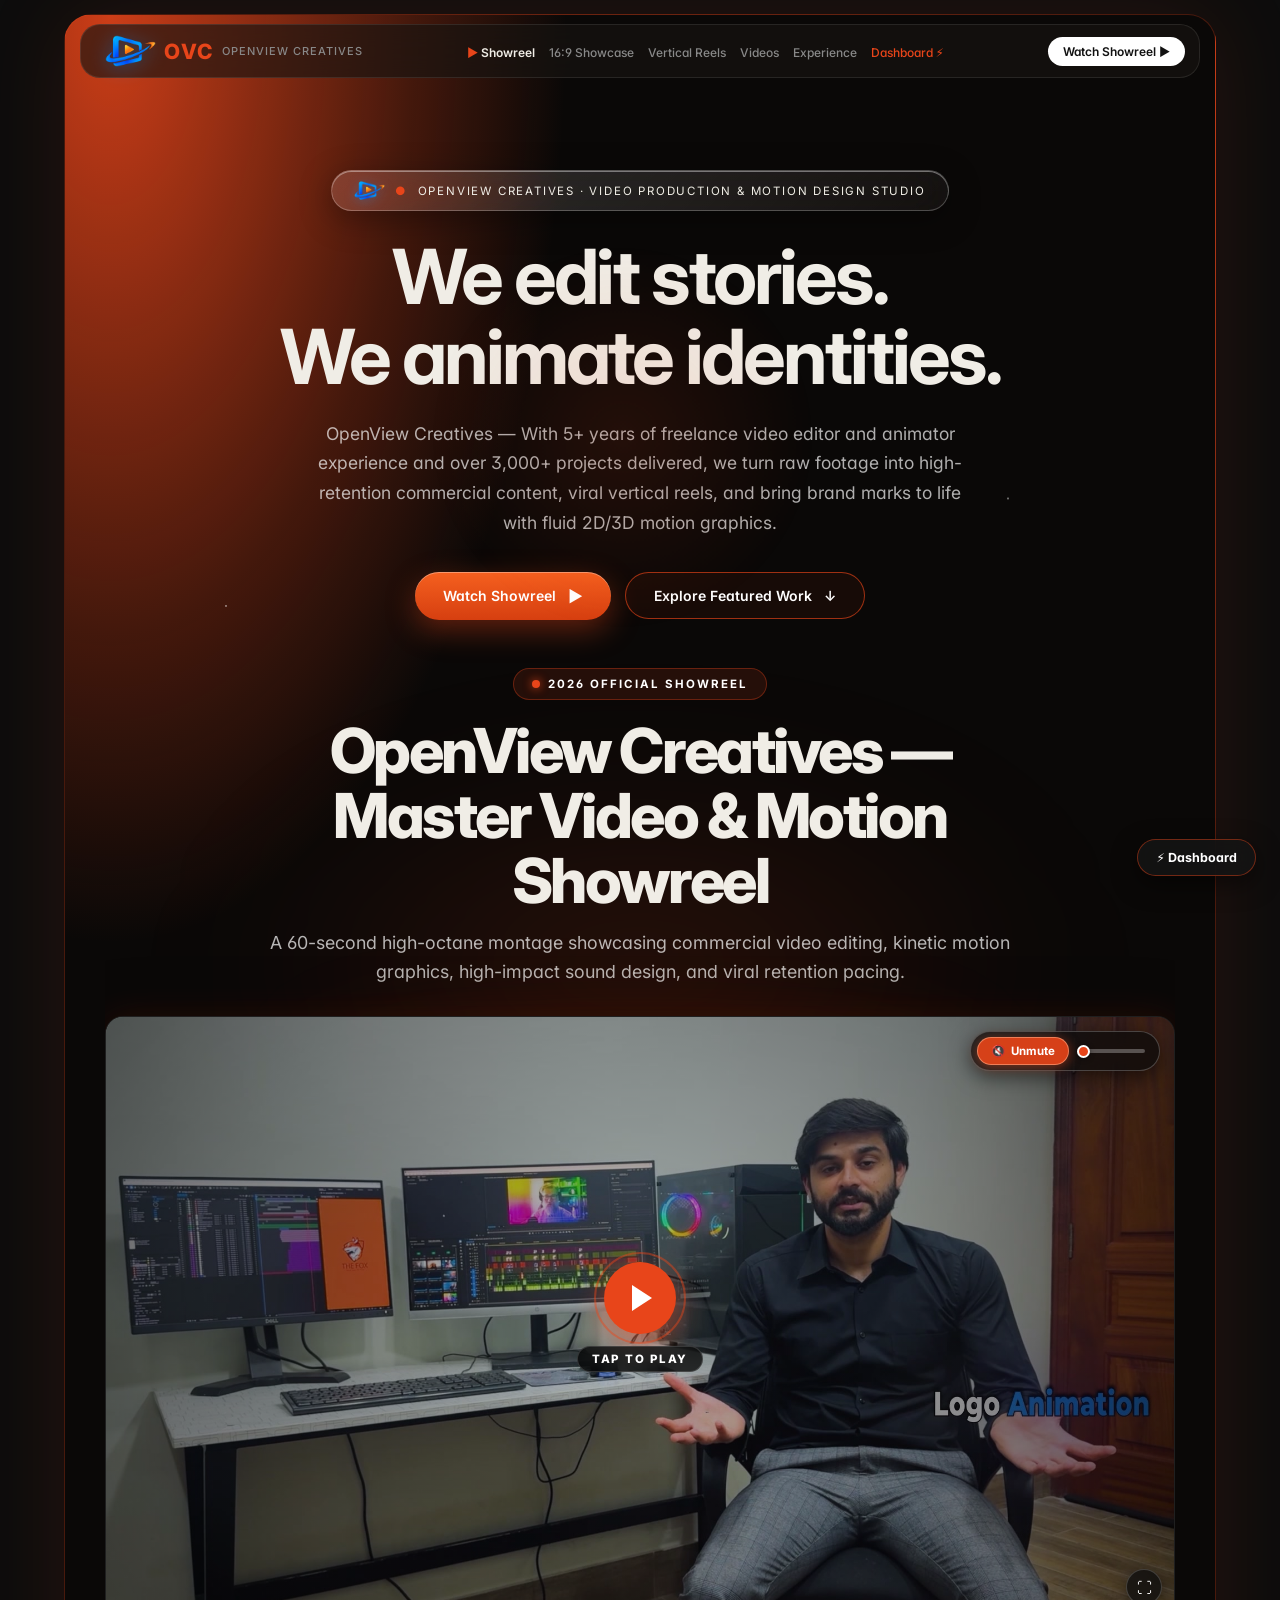
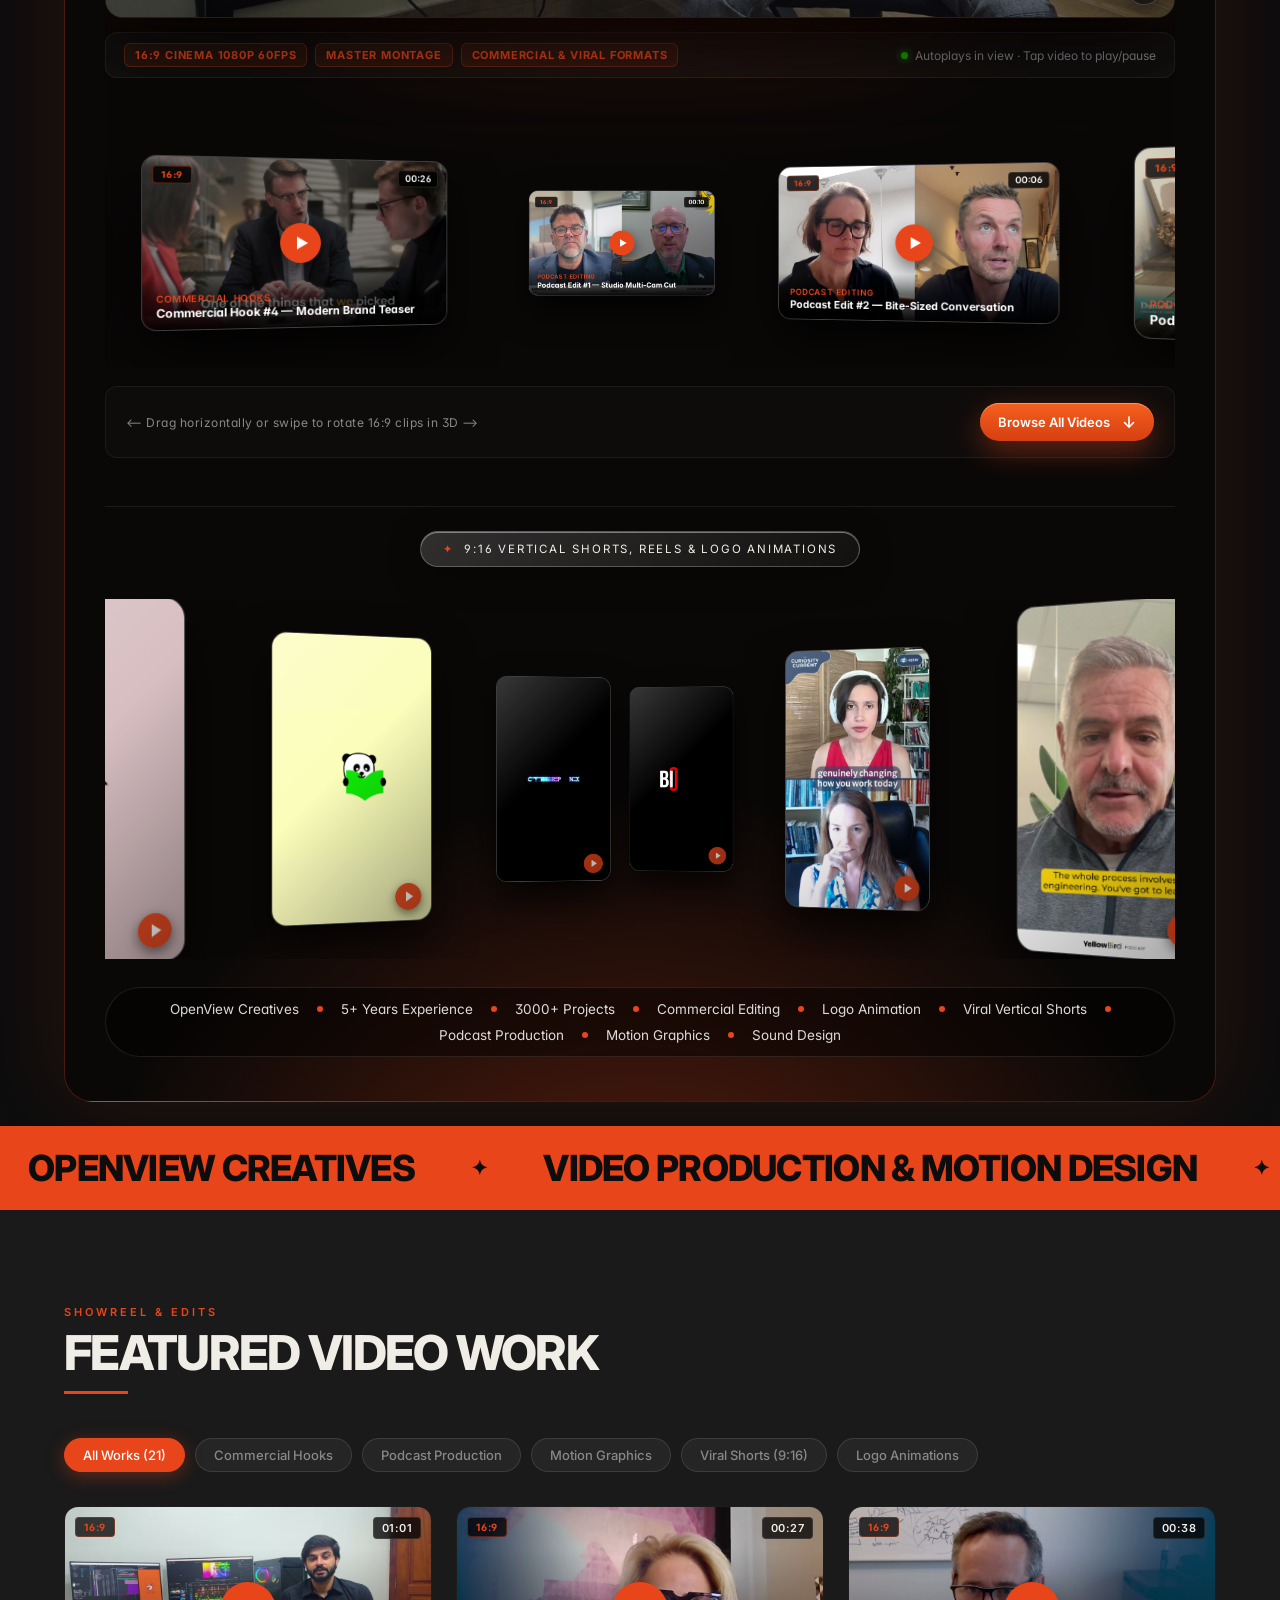
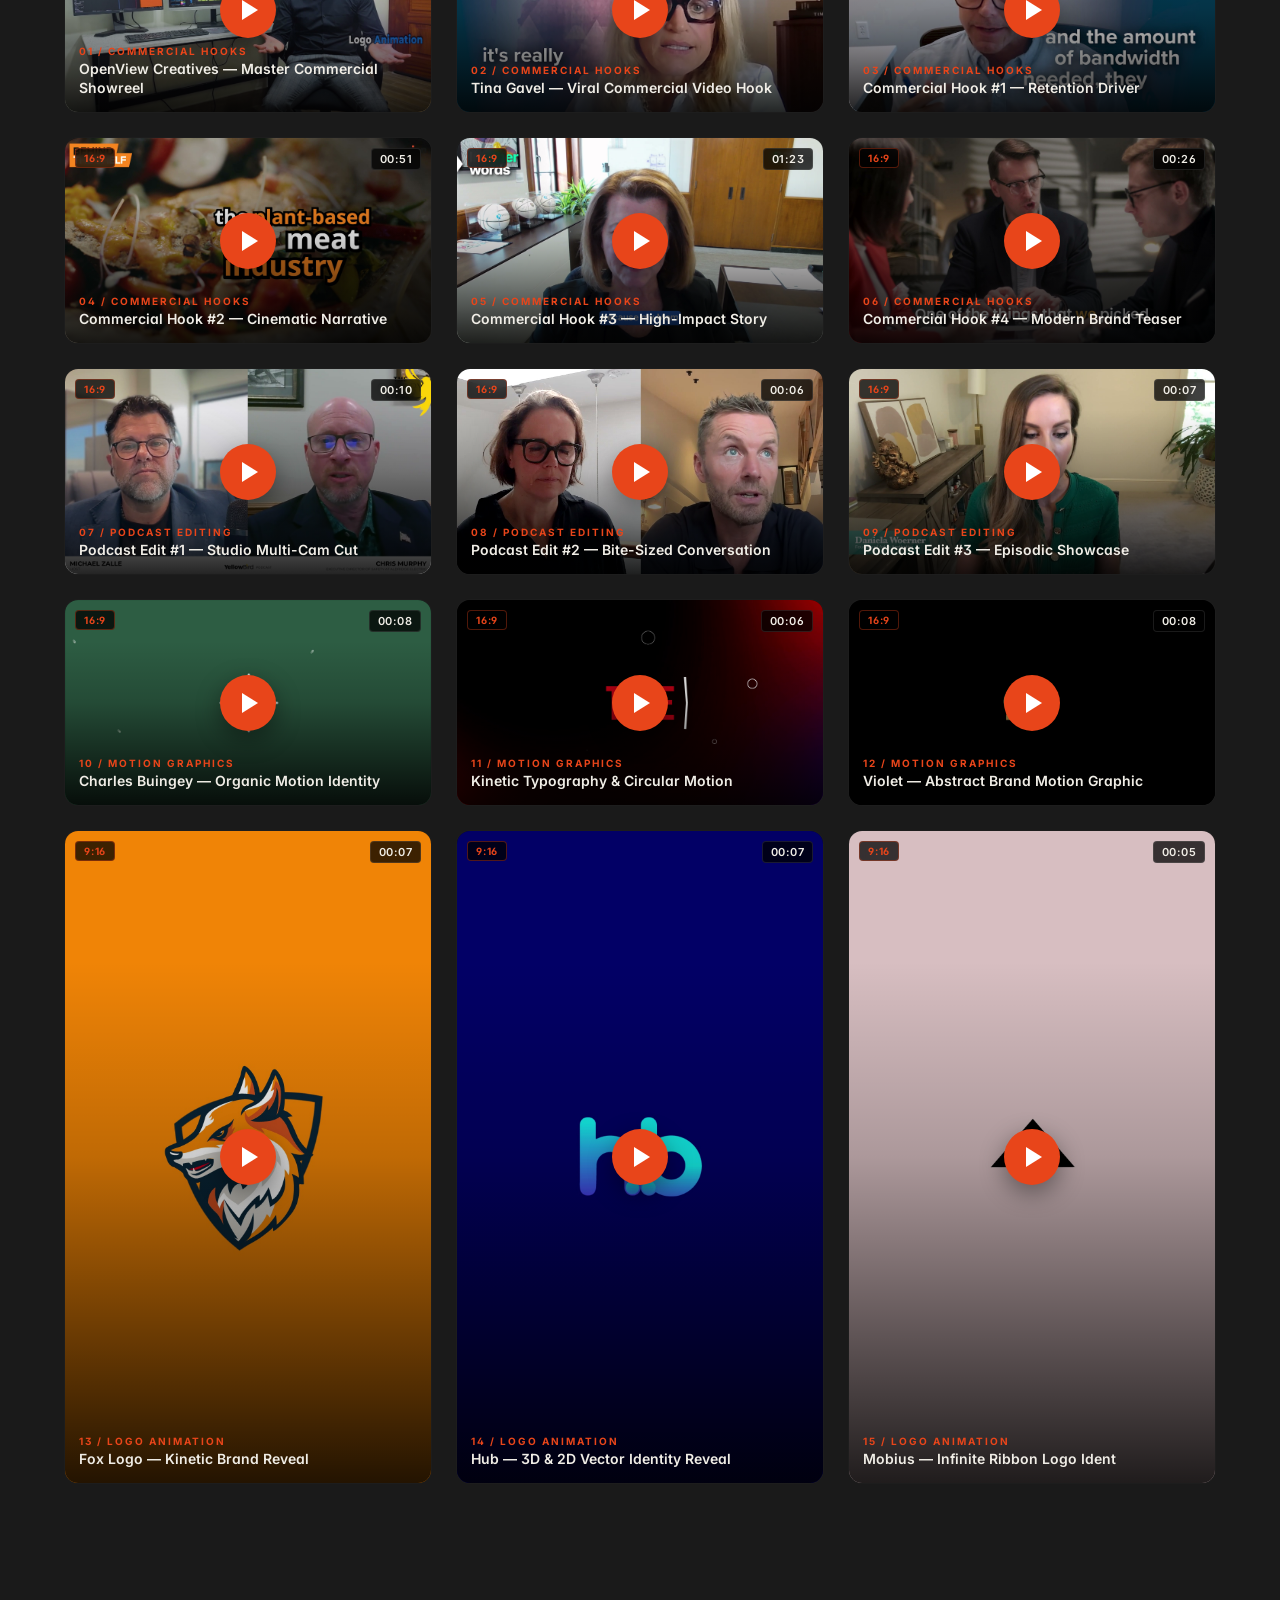
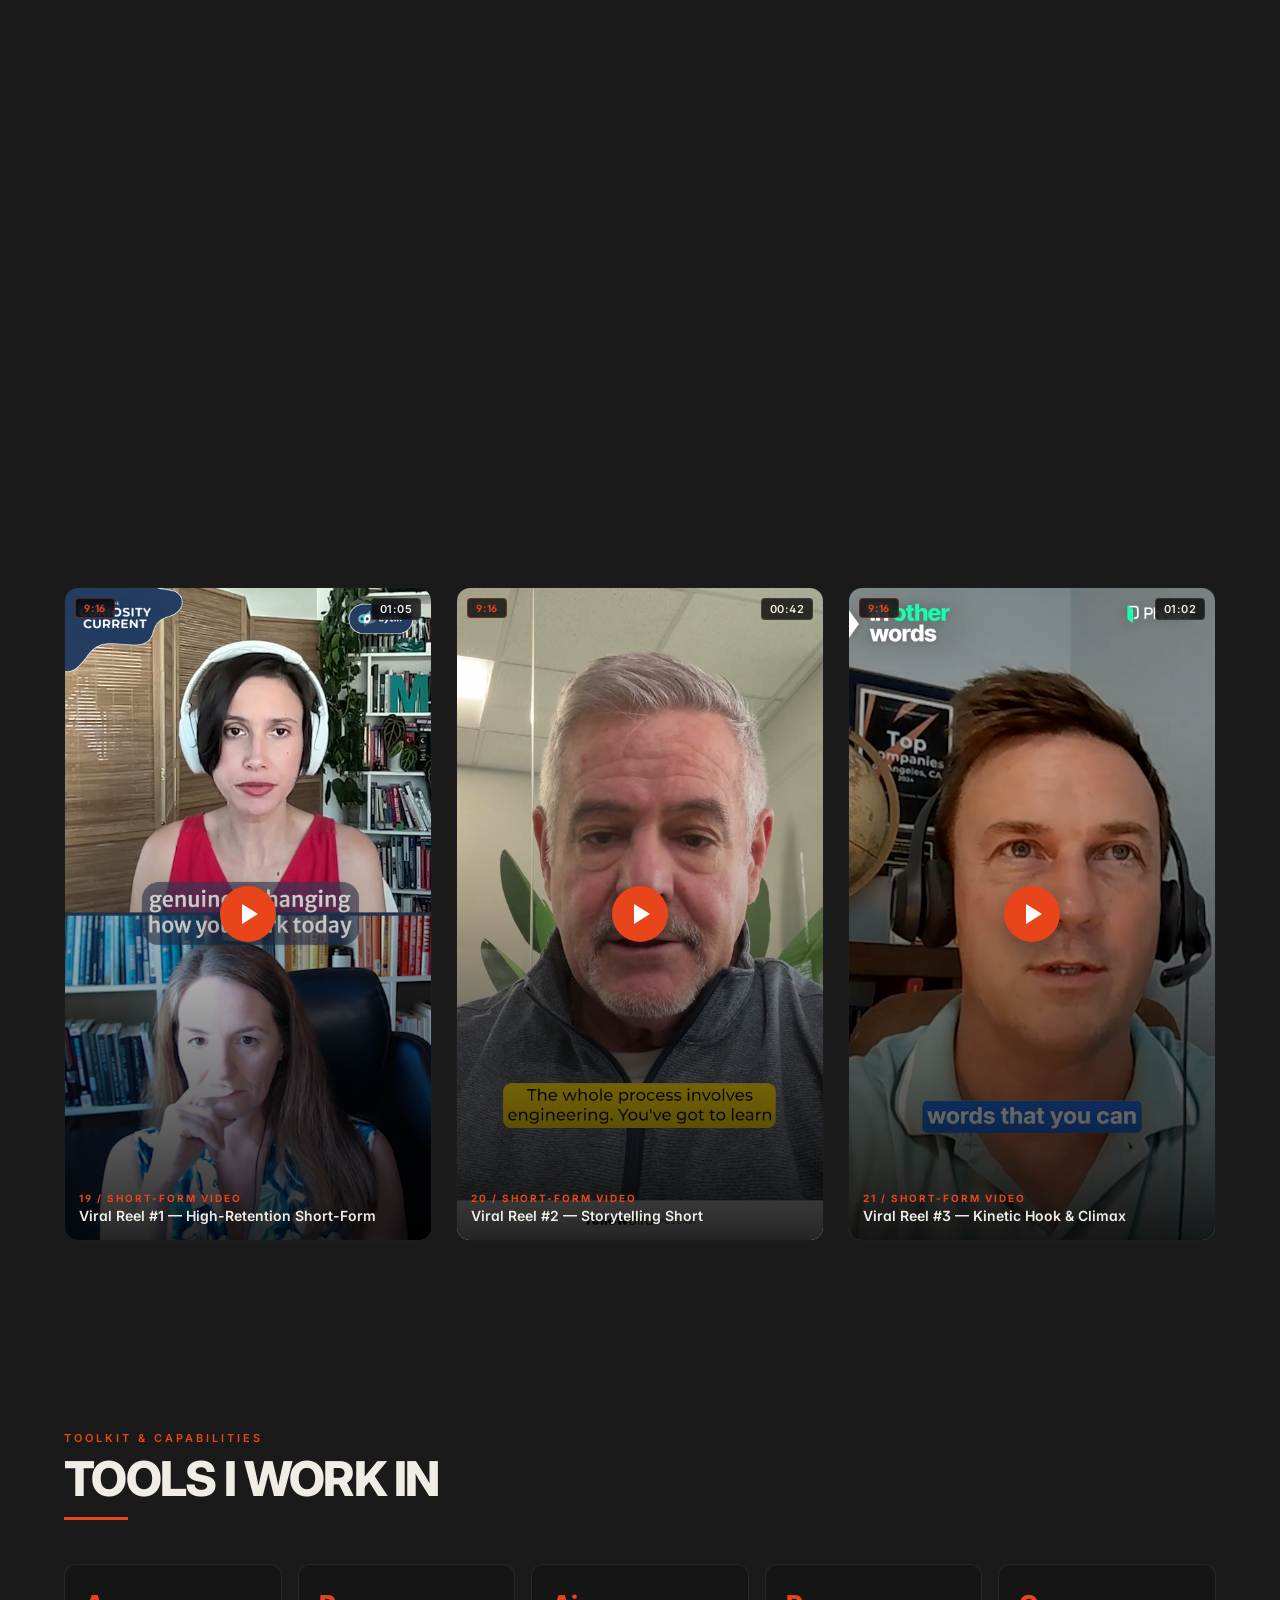
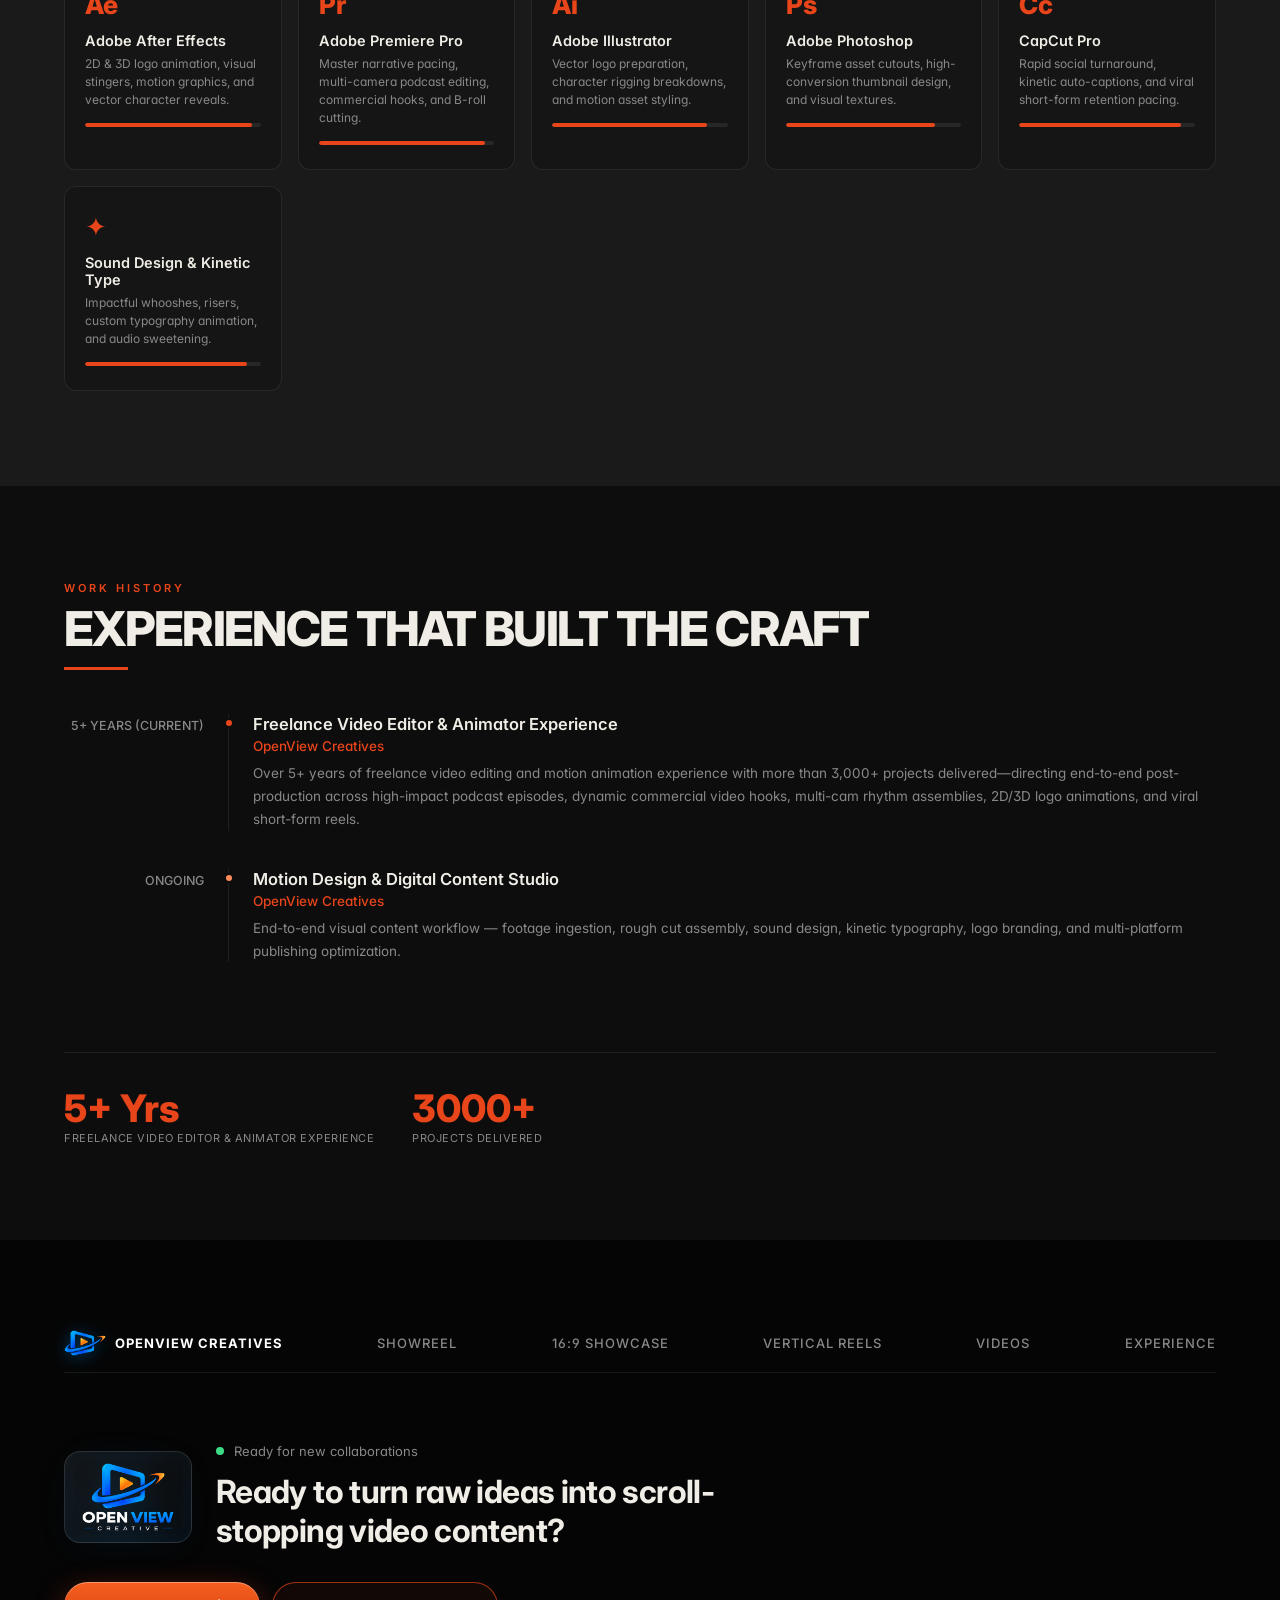
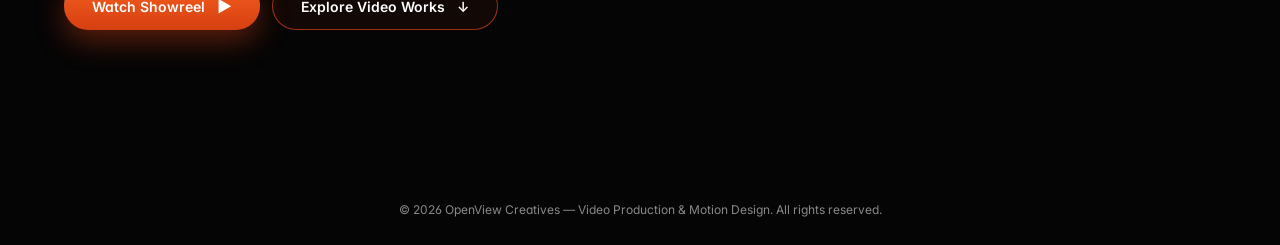
<file: index.html>
<!DOCTYPE html>
<html lang="en">
<head>
  <meta charset="UTF-8" />
  <meta name="viewport" content="width=device-width, initial-scale=1.0" />
  <link rel="icon" type="image/png" href="pic/ovc-logo-icon.png">
  <title>OpenView Creatives — Video Production &amp; Motion Design</title>
  <meta name="description" content="OpenView Creatives — High-Retention Commercial Video Production, Kinetic Motion Graphics &amp; Logo Animation." />
  <meta name="theme-color" content="#0D0D0D" />
  <link rel="preconnect" href="https://fonts.googleapis.com">
  <link rel="preconnect" href="https://fonts.gstatic.com" crossorigin>
  <link href="https://fonts.googleapis.com/css2?family=Inter:wght@300;400;500;600;700;800;900&display=swap" rel="stylesheet">
  <link rel="stylesheet" href="assets/style.css" />
</head>
<body>

  <!-- SCROLL PROGRESS -->
  <div class="progress" id="progress"></div>

  <!-- PRELOADER CURTAIN -->
  <div class="loader" id="loader">
    <span class="loader-glass-pill">
      <img src="pic/ovc-logo-icon.png" alt="OpenView Creatives" class="loader-logo-img" />
      <em id="domLoaderInitials">OVC</em>
    </span>
  </div>

  <!-- FLOATING FIXED NAVBAR -->
  <nav id="nav">
    <a href="#home" class="logo">
      <img src="pic/ovc-logo-icon.png" alt="OpenView Creatives Logo" class="nav-brand-icon" />
      <span id="domBrandInitials">OVC</span>
      <span class="logo-sub" id="domBrandName">OpenView Creatives</span>
    </a>
    <ul class="nav-links">
      <li><a href="#showreel" style="color:var(--text); font-weight:600;"><span style="color:var(--accent);">▶</span> Showreel</a></li>
      <li><a href="#landscapeSlider">16:9 Showcase</a></li>
      <li><a href="#reels">Vertical Reels</a></li>
      <li><a href="#videos">Videos</a></li>
      <li><a href="#experience">Experience</a></li>
      <li><a href="admin.html" style="color:var(--accent);">Dashboard ⚡</a></li>
    </ul>
    <a class="nav-cta" href="#showreel">Watch Showreel ▶</a>
    <button class="burger" id="burger" aria-label="Toggle navigation menu" aria-expanded="false">
      <span></span><span></span>
    </button>
  </nav>

  <!-- MAIN CONTAINER -->
  <main>
    <!-- HERO SECTION WITH TOP INTRODUCTION VIDEO & MASTER SHOWREEL -->
    <div class="hz" id="home">
      <div class="hz-tag" id="domHeroBadge">
        <img src="pic/ovc-logo-icon.png" alt="" class="hz-tag-logo" />
        <b>●</b> OpenView Creatives · Video Production &amp; Motion Design Studio
      </div>
      <h1 id="domHeroH1">We edit stories.<br>We animate identities.</h1>
      <p class="hz-sub" id="domHeroSub">
        OpenView Creatives — With 5+ years of freelance video editor and animator experience and over 3,000+ projects delivered, we turn raw footage into high-retention commercial content, viral vertical reels, and bring brand marks to life with fluid 2D/3D motion graphics.
      </p>
      <div class="hz-btns">
        <a class="pill-o" href="#showreel">Watch Showreel <span>▶</span></a>
        <a class="pill-g" href="#videos">Explore Featured Work <span>↓</span></a>
      </div>

      <!-- DEDICATED MASTER SHOWREEL CINEMA THEATER (AT THE VERY TOP) -->
      <section class="showreel-theater" id="showreel" aria-label="Master Showreel Cinema" style="background:transparent; border-bottom:0; padding:48px 0 20px;">
        <div class="theater-glow"></div>
        <div class="theater-inner">
          <div class="theater-header" style="margin-bottom:30px;">
            <div class="theater-badge">
              <span class="theater-pulse"></span>
              <span id="domShowreelBadge">2026 OFFICIAL SHOWREEL</span>
            </div>
            <h2 class="theater-title" id="domShowreelTitle">MASTER EDITING &amp; MOTION REEL</h2>
            <p class="theater-desc" id="domShowreelDesc">
              60 seconds of high-impact commercial editing, kinetic motion graphics, retention sound design, and narrative pacing.
            </p>
          </div>

          <div class="theater-stage" id="theaterStage">
            <!-- Ambient Dynamic Video Backdrop Glow -->
            <div class="theater-backdrop-glow"></div>

            <!-- Cinema Player Container (Clean & Unobstructed) -->
            <div class="theater-screen" id="theaterScreen">
              <video id="theaterVideo" src="vid/intro-showreel.mp4" poster="pic/intro-showreel.jpg" playsinline preload="auto" autoplay muted loop></video>

              <!-- Central Play/Pause Action Button (Fades out when playing) -->
              <div class="theater-center-action" id="theaterCenterAction" aria-label="Toggle Play/Pause">
                <button class="tca-btn" id="theaterPlayBtn" type="button" aria-label="Play Video">
                  <span class="tca-ring"></span>
                  <span class="tca-icon-play"><i></i></span>
                </button>
                <span class="tca-label" id="tcaLabel">Tap to Play</span>
              </div>

              <!-- Top-Right Showreel Sound Setting (Unmute/Mute + Volume Slider) -->
              <div class="theater-sound-panel" id="theaterSoundPanel">
                <button class="theater-discreet-sound" id="theaterMuteBtn" type="button" aria-label="Toggle Sound" title="Toggle Sound">
                  <span id="theaterMuteIcon">🔇</span>
                  <span id="theaterMuteTxt">Unmute</span>
                </button>
                <div class="theater-vol-wrap" title="Adjust Showreel Volume">
                  <input type="range" id="theaterVolumeSlider" class="theater-vol-slider" min="0" max="1" step="0.05" value="1" aria-label="Showreel Volume" />
                </div>
              </div>

              <!-- Bottom-Right Discreet Fullscreen Button -->
              <button class="theater-discreet-fs" id="theaterFullscreenBtn" type="button" aria-label="Fullscreen" title="Fullscreen Mode">
                <span>⛶</span>
              </button>
            </div>

            <!-- Clean Metadata & Tags Row (OUTSIDE the video, so video stays 100% unobstructed!) -->
            <div class="theater-meta-bar">
              <div class="theater-tags" id="domShowreelHighlights">
                <span class="tt-tag">16:9 Cinema 1080p 60fps</span>
                <span class="tt-tag">Master Cut</span>
                <span class="tt-tag">Commercial &amp; Viral Formats</span>
              </div>
              <div class="theater-meta-hint">
                <span class="live-pulse-dot"></span> Autoplays in view · Tap video to play/pause
              </div>
            </div>
          </div>

          <!-- LANDSCAPE 3D CURVED CAROUSEL SHOWCASE (BELOW INTRO VIDEO - NO HEADINGS) -->
          <div class="theater-landscape-showcase" id="landscapeSlider" style="margin-top:24px; padding-top:8px; border-top:0;">
            <!-- 3D Cylindrical Landscape Carousel -->
            <div class="cf-landscape" id="cfLandscape" aria-label="Interactive 3D Landscape Video Carousel">
              <!-- Dynamically populated from 16:9 videos by script.js -->
            </div>

            <div class="landscape-footer-bar">
              <div class="lf-hint">⟵ Drag horizontally or swipe to rotate 16:9 clips in 3D ⟶</div>
              <div class="lf-actions" style="display:flex; gap:10px; flex-wrap:wrap;">
                <a class="pill-o" href="#videos" style="padding:9px 18px; font-size:13px;">
                  Browse All Videos <span>↓</span>
                </a>
              </div>
            </div>
          </div>
        </div>
      </section>

      <!-- 3D CURVED CAROUSEL FOR VERTICAL REELS (WITHOUT intro video) -->
      <div id="reels" style="margin-top: 28px; border-top: 1px solid rgba(255, 255, 255, 0.08); padding-top: 24px;">
        <div class="hz-tag" style="margin-bottom: 8px;">
          <b>✦</b> 9:16 VERTICAL SHORTS, REELS &amp; LOGO ANIMATIONS
        </div>
        <div class="cf" id="cf" aria-label="Interactive 3D Video Carousel">
          <!-- Rendered dynamically by script.js from central data store -->
        </div>
      </div>

      <div class="hz-serv" id="domServPills">
        <!-- Dynamically rendered -->
      </div>
    </div>

    <!-- HIGH-CONTRAST ELECTRIC MARQUEE -->
    <section class="marquee" aria-label="Services Ticker">
      <div class="mq-track" id="domMqTrack">
        <!-- Dynamically rendered -->
      </div>
    </section>

    <!-- VIDEOS SHOWCASE SECTION -->
    <section class="videos" id="videos">
      <div class="sec-lbl">Showreel &amp; Edits</div>
      <h2 class="sec-title">FEATURED VIDEO WORK</h2>
      <div class="vid-filters" id="domVidFilters">
        <!-- Rendered dynamically -->
      </div>
      <div class="vid-grid" id="domVidGrid">
        <!-- Dynamically rendered -->
      </div>
    </section>



    <!-- TECHNICAL TOOLKIT & SKILLS -->
    <section class="skills" id="skills">
      <div class="sec-lbl">Toolkit &amp; Capabilities</div>
      <h2 class="sec-title">TOOLS I WORK IN</h2>
      <div class="skills-grid" id="domSkillsGrid">
        <!-- Dynamically rendered -->
      </div>
    </section>

    <!-- EXPERIENCE & WORK HISTORY -->
    <section class="experience" id="experience">
      <div class="sec-lbl">Work History</div>
      <h2 class="sec-title">EXPERIENCE THAT BUILT THE CRAFT</h2>

      <div class="tl" id="domExpTimeline">
        <!-- Dynamically rendered -->
      </div>

      <div class="stats" id="domExpStats">
        <!-- Dynamically rendered -->
      </div>
    </section>


  </main>

  <!-- FOOTER WITH GIANT LETTER REVEAL -->
  <footer>
    <div class="ft-top">
      <a href="#home" class="ft-brand-link" aria-label="OpenView Creatives Home">
        <img src="pic/ovc-logo-icon.png" alt="OpenView Creatives" class="ft-brand-icon" />
        <span>OpenView Creatives</span>
      </a>
      <a href="#showreel">Showreel</a>
      <a href="#landscapeSlider">16:9 Showcase</a>
      <a href="#reels">Vertical Reels</a>
      <a href="#videos">Videos</a>
      <a href="#experience">Experience</a>
    </div>

    <div class="ft-cta">
      <div class="ft-cta-left">
        <img src="pic/ovc-logo-full.png" alt="OpenView Creatives Logo" class="ft-full-logo" />
        <div>
          <div class="ft-avail"><i></i> Ready for new collaborations</div>
          <h2 id="domFtHireText">Ready to turn raw ideas into scroll-stopping video content?</h2>
        </div>
      </div>
      <div style="display:flex; gap:12px; flex-wrap:wrap;">
        <a class="pill-o" href="#showreel" style="padding:14px 28px;">
          Watch Showreel <span>▶</span>
        </a>
        <a class="pill-g" href="#videos" style="padding:14px 28px;">
          Explore Video Works <span>↓</span>
        </a>
      </div>
    </div>

    <!-- Edge-to-edge auto-scaled typography reveal -->
    <div class="ft-name" id="ftName">OPENVIEW CREATIVES</div>

    <p class="ft-copy" id="domFtCopy">© 2026 OpenView Creatives — Video Production &amp; Motion Design. All rights reserved.</p>
  </footer>

  <!-- VIDEO LIGHTBOX MODAL -->
  <div class="lb" id="lightbox" aria-hidden="true" role="dialog" aria-label="Video Player">
    <div class="lb-inner">
      <button class="lb-close" id="lbClose" aria-label="Close video player">×</button>
      <button class="lb-nav lb-prev" id="lbPrev" aria-label="Previous video">‹</button>
      <button class="lb-nav lb-next" id="lbNext" aria-label="Next video">›</button>
      <video id="lbVideo" controls playsinline></video>
      <div class="lb-cap" id="lbCaption"></div>
    </div>
  </div>

  <script src="assets/data.js"></script>
  <script src="assets/script.js"></script>
</body>
</html>
</file>
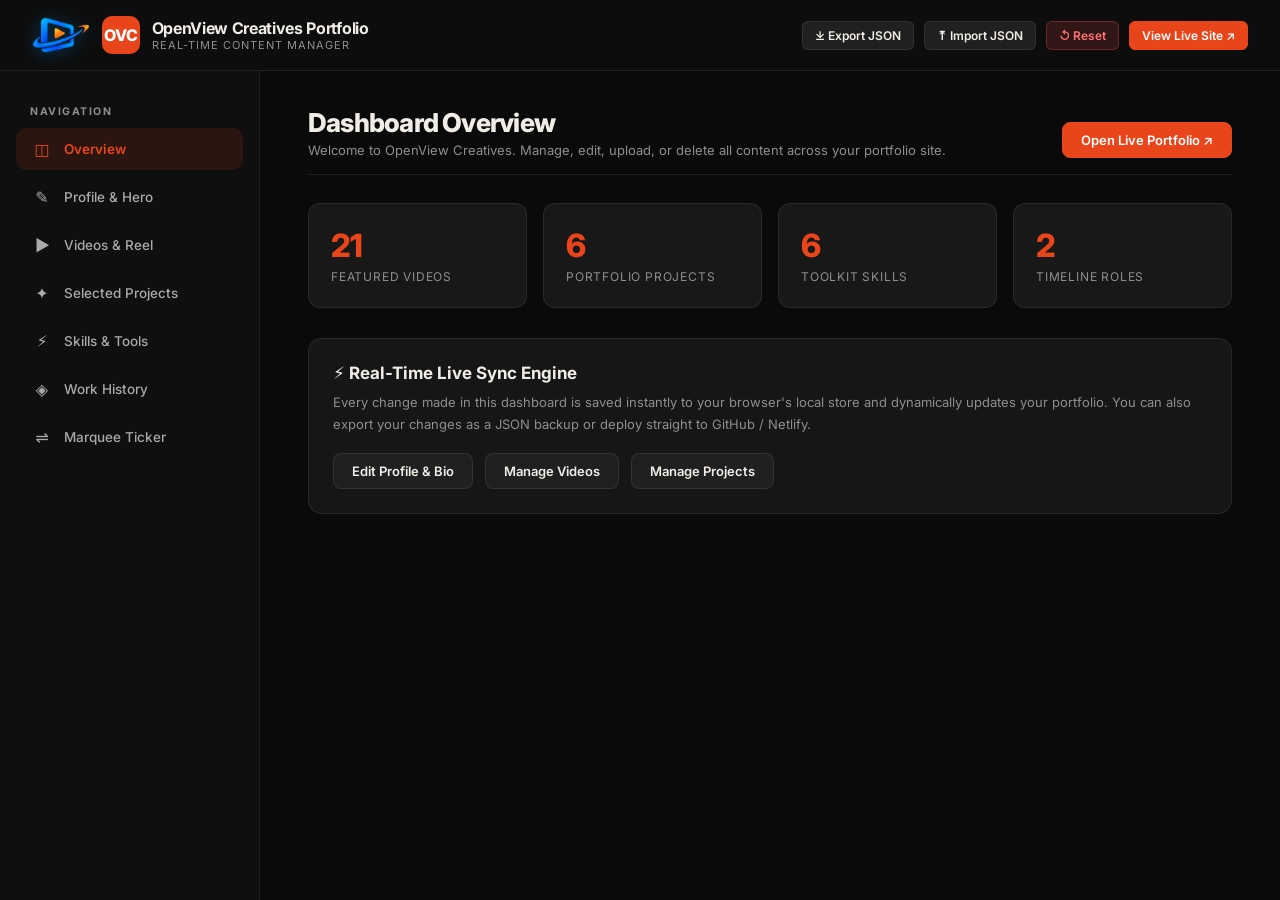
<file: admin.html>
<!DOCTYPE html>
<html lang="en">
<head>
  <meta charset="UTF-8" />
  <meta name="viewport" content="width=device-width, initial-scale=1.0" />
  <title>OpenView Creatives — Portfolio Content Management Dashboard</title>
  <link rel="icon" type="image/png" href="pic/ovc-logo-icon.png">
  <link rel="preconnect" href="https://fonts.googleapis.com">
  <link rel="preconnect" href="https://fonts.gstatic.com" crossorigin>
  <link href="https://fonts.googleapis.com/css2?family=Inter:wght@300;400;500;600;700;800;900&display=swap" rel="stylesheet">
  <style>
    *, *::before, *::after { box-sizing: border-box; margin: 0; padding: 0; }
    :root {
      --accent: #E8451A;
      --accent-hover: #FF5A2C;
      --dark: #0A0A0A;
      --panel: #141414;
      --card: #181818;
      --bdr: rgba(255, 255, 255, 0.08);
      --bdr-focus: rgba(232, 69, 26, 0.5);
      --text: #F0EDE6;
      --muted: #8E8E8E;
      --success: #3DDC84;
      --danger: #FF4D4D;
    }
    body {
      font-family: 'Inter', system-ui, -apple-system, sans-serif;
      background: var(--dark);
      color: var(--text);
      min-height: 100vh;
      display: flex;
      flex-direction: column;
    }
    header {
      position: sticky;
      top: 0;
      z-index: 100;
      background: rgba(14, 14, 14, 0.95);
      backdrop-filter: blur(14px);
      border-bottom: 1px solid var(--bdr);
      padding: 16px 32px;
      display: flex;
      justify-content: space-between;
      align-items: center;
      gap: 16px;
    }
    .brand {
      display: flex;
      align-items: center;
      gap: 12px;
      text-decoration: none;
      color: inherit;
    }
    .brand-badge {
      width: 38px;
      height: 38px;
      border-radius: 10px;
      background: var(--accent);
      color: #fff;
      display: grid;
      place-items: center;
      font-weight: 800;
      font-size: 16px;
    }
    .brand-title {
      font-size: 16px;
      font-weight: 700;
      letter-spacing: -0.02em;
    }
    .brand-sub {
      font-size: 11px;
      color: var(--muted);
      text-transform: uppercase;
      letter-spacing: 1px;
    }
    .top-actions {
      display: flex;
      align-items: center;
      gap: 10px;
      flex-wrap: wrap;
    }
    .btn {
      display: inline-flex;
      align-items: center;
      gap: 8px;
      padding: 9px 18px;
      border-radius: 8px;
      font-size: 13px;
      font-weight: 600;
      font-family: inherit;
      cursor: pointer;
      text-decoration: none;
      border: 1px solid var(--bdr);
      background: #202020;
      color: var(--text);
      transition: all 0.2s ease;
    }
    .btn:hover {
      border-color: #444;
      background: #282828;
    }
    .btn-primary {
      background: var(--accent);
      color: #fff;
      border-color: var(--accent);
    }
    .btn-primary:hover {
      background: var(--accent-hover);
      border-color: var(--accent-hover);
      transform: translateY(-1px);
    }
    .btn-danger {
      background: rgba(255, 77, 77, 0.15);
      border-color: rgba(255, 77, 77, 0.3);
      color: #ff7373;
    }
    .btn-danger:hover {
      background: rgba(255, 77, 77, 0.3);
      color: #fff;
    }
    .btn-sm {
      padding: 6px 12px;
      font-size: 12px;
      border-radius: 6px;
    }
    .layout {
      display: grid;
      grid-template-columns: 260px 1fr;
      flex: 1;
    }
    aside {
      background: #0F0F0F;
      border-right: 1px solid var(--bdr);
      padding: 24px 16px;
      display: flex;
      flex-direction: column;
      gap: 6px;
    }
    .sidebar-section-title {
      font-size: 10.5px;
      text-transform: uppercase;
      letter-spacing: 1.5px;
      color: var(--muted);
      padding: 10px 14px 4px;
      font-weight: 700;
    }
    .tab-btn {
      display: flex;
      align-items: center;
      gap: 12px;
      padding: 11px 16px;
      border-radius: 10px;
      background: transparent;
      color: #aaa;
      border: 0;
      font-family: inherit;
      font-size: 13.5px;
      font-weight: 500;
      text-align: left;
      cursor: pointer;
      width: 100%;
      transition: all 0.2s;
    }
    .tab-btn:hover {
      color: var(--text);
      background: rgba(255, 255, 255, 0.04);
    }
    .tab-btn.active {
      background: rgba(232, 69, 26, 0.12);
      color: var(--accent);
      font-weight: 600;
    }
    .tab-btn i {
      font-style: normal;
      font-size: 16px;
      width: 20px;
      text-align: center;
    }
    main {
      padding: 36px 48px;
      overflow-y: auto;
      max-width: 1300px;
    }
    .view-panel {
      display: none;
      animation: fadeIn 0.3s ease;
    }
    .view-panel.active {
      display: block;
    }
    @keyframes fadeIn {
      from { opacity: 0; transform: translateY(8px); }
      to { opacity: 1; transform: none; }
    }
    .panel-head {
      display: flex;
      justify-content: space-between;
      align-items: flex-end;
      margin-bottom: 28px;
      padding-bottom: 16px;
      border-bottom: 1px solid var(--bdr);
      flex-wrap: wrap;
      gap: 16px;
    }
    .panel-head h2 {
      font-size: 26px;
      font-weight: 800;
      letter-spacing: -0.03em;
    }
    .panel-head p {
      font-size: 13px;
      color: var(--muted);
      margin-top: 4px;
    }
    .card-grid {
      display: grid;
      grid-template-columns: repeat(auto-fill, minmax(320px, 1fr));
      gap: 20px;
      margin-top: 20px;
    }
    .admin-card {
      background: var(--card);
      border: 1px solid var(--bdr);
      border-radius: 14px;
      overflow: hidden;
      display: flex;
      flex-direction: column;
      transition: border-color 0.2s;
    }
    .admin-card:hover {
      border-color: rgba(232, 69, 26, 0.4);
    }
    .card-thumb {
      height: 160px;
      background: #0B0B0B;
      position: relative;
      overflow: hidden;
    }
    .card-thumb img {
      width: 100%;
      height: 100%;
      object-fit: cover;
    }
    .card-badge {
      position: absolute;
      top: 10px;
      left: 10px;
      background: rgba(0, 0, 0, 0.75);
      border: 1px solid rgba(255, 255, 255, 0.1);
      padding: 3px 8px;
      border-radius: 4px;
      font-size: 10.5px;
      font-weight: 700;
      color: var(--accent);
      letter-spacing: 1px;
    }
    .card-dur {
      position: absolute;
      top: 10px;
      right: 10px;
      background: rgba(0, 0, 0, 0.75);
      padding: 3px 8px;
      border-radius: 4px;
      font-size: 11px;
    }
    .card-content {
      padding: 20px;
      flex: 1;
      display: flex;
      flex-direction: column;
    }
    .card-content h3 {
      font-size: 16px;
      font-weight: 700;
      margin-bottom: 6px;
      line-height: 1.3;
    }
    .card-content p {
      font-size: 12.5px;
      color: var(--muted);
      line-height: 1.6;
      flex: 1;
      margin-bottom: 16px;
    }
    .card-footer {
      display: flex;
      justify-content: flex-end;
      gap: 8px;
      border-top: 1px solid var(--bdr);
      padding-top: 14px;
    }
    .form-group {
      margin-bottom: 22px;
    }
    .form-row {
      display: grid;
      grid-template-columns: 1fr 1fr;
      gap: 18px;
    }
    .form-row-3 {
      display: grid;
      grid-template-columns: 1fr 1fr 1fr;
      gap: 18px;
    }
    label {
      display: block;
      font-size: 12px;
      font-weight: 600;
      text-transform: uppercase;
      letter-spacing: 0.8px;
      color: #c5c5c5;
      margin-bottom: 8px;
    }
    input[type="text"], input[type="email"], input[type="url"], input[type="number"], textarea, select {
      width: 100%;
      background: #111;
      border: 1px solid var(--bdr);
      border-radius: 8px;
      padding: 12px 16px;
      color: var(--text);
      font-family: inherit;
      font-size: 13.5px;
      transition: border-color 0.2s, box-shadow 0.2s;
    }
    input:focus, textarea:focus, select:focus {
      outline: none;
      border-color: var(--accent);
      box-shadow: 0 0 0 3px rgba(232, 69, 26, 0.15);
    }
    textarea {
      resize: vertical;
      min-height: 100px;
      line-height: 1.6;
    }
    .upload-container {
      display: flex;
      gap: 12px;
      align-items: center;
    }
    .upload-container input[type="text"] {
      flex: 1;
    }
    .file-input-wrapper {
      position: relative;
      overflow: hidden;
      display: inline-block;
    }
    .file-input-wrapper input[type="file"] {
      position: absolute;
      left: 0;
      top: 0;
      opacity: 0;
      width: 100%;
      height: 100%;
      cursor: pointer;
    }
    /* Modal */
    .modal-overlay {
      position: fixed;
      inset: 0;
      background: rgba(0, 0, 0, 0.82);
      backdrop-filter: blur(8px);
      z-index: 200;
      display: none;
      align-items: center;
      justify-content: center;
      padding: 20px;
    }
    .modal-overlay.open {
      display: flex;
    }
    .modal-content {
      background: #171717;
      border: 1px solid #333;
      border-radius: 18px;
      width: min(650px, 100%);
      max-height: 90vh;
      overflow-y: auto;
      padding: 32px;
      position: relative;
      box-shadow: 0 30px 80px rgba(0, 0, 0, 0.8);
      animation: pop 0.25s ease;
    }
    @keyframes pop {
      from { opacity: 0; transform: scale(0.96); }
      to { opacity: 1; transform: none; }
    }
    .modal-close {
      position: absolute;
      top: 18px;
      right: 18px;
      background: #252525;
      border: 1px solid var(--bdr);
      color: #fff;
      width: 32px;
      height: 32px;
      border-radius: 50%;
      font-size: 18px;
      cursor: pointer;
      display: grid;
      place-items: center;
    }
    .modal-close:hover {
      background: var(--accent);
    }
    .toast {
      position: fixed;
      bottom: 24px;
      right: 24px;
      background: #1A1A1A;
      border: 1px solid var(--accent);
      color: #fff;
      padding: 14px 24px;
      border-radius: 10px;
      font-size: 13.5px;
      font-weight: 600;
      box-shadow: 0 10px 30px rgba(0,0,0,0.5);
      z-index: 500;
      transform: translateY(100px);
      opacity: 0;
      transition: all 0.3s cubic-bezier(0.2, 0.7, 0.2, 1);
      display: flex;
      align-items: center;
      gap: 10px;
    }
    .toast.show {
      transform: none;
      opacity: 1;
    }
    .toast i {
      color: var(--accent);
      font-style: normal;
      font-size: 18px;
    }
    .stats-overview {
      display: grid;
      grid-template-columns: repeat(4, 1fr);
      gap: 16px;
      margin-bottom: 30px;
    }
    .stat-box {
      background: var(--card);
      border: 1px solid var(--bdr);
      border-radius: 12px;
      padding: 22px;
    }
    .stat-box b {
      display: block;
      font-size: 32px;
      font-weight: 800;
      color: var(--accent);
      letter-spacing: -0.04em;
    }
    .stat-box span {
      font-size: 12px;
      color: var(--muted);
      text-transform: uppercase;
      letter-spacing: 0.8px;
    }
    @media (max-width: 900px) {
      .layout { grid-template-columns: 1fr; }
      aside { border-right: 0; border-bottom: 1px solid var(--bdr); flex-direction: row; flex-wrap: wrap; }
      main { padding: 24px 20px; }
      .stats-overview { grid-template-columns: repeat(2, 1fr); }
      .form-row, .form-row-3 { grid-template-columns: 1fr; gap: 0; }
    }
  </style>
</head>
<body>

  <!-- TOP HEADER -->
  <header>
    <a href="index.html" class="brand">
      <img src="pic/ovc-logo-icon.png" alt="OpenView Creatives" style="height:36px; width:auto; display:block; filter:drop-shadow(0 2px 8px rgba(0,150,255,0.35));" />
      <div class="brand-badge" id="headerInitials">OVC</div>
      <div>
        <div class="brand-title" id="headerName">OpenView Creatives Portfolio</div>
        <div class="brand-sub">Real-Time Content Manager</div>
      </div>
    </a>
    <div class="top-actions">
      <button class="btn btn-sm" id="btnExport" title="Export portfolio-data.json">⤓ Export JSON</button>
      <div class="file-input-wrapper">
        <button class="btn btn-sm">⤒ Import JSON</button>
        <input type="file" id="fileImport" accept=".json" />
      </div>
      <button class="btn btn-sm btn-danger" id="btnReset" title="Reset all content to original defaults">↺ Reset</button>
      <a href="index.html" target="_blank" class="btn btn-primary btn-sm">View Live Site ↗</a>
    </div>
  </header>

  <div class="layout">
    <!-- SIDEBAR -->
    <aside>
      <div class="sidebar-section-title">Navigation</div>
      <button class="tab-btn active" data-tab="overview"><i>◫</i> Overview</button>
      <button class="tab-btn" data-tab="profile"><i>✎</i> Profile &amp; Hero</button>
      <button class="tab-btn" data-tab="videos"><i>▶</i> Videos &amp; Reel</button>
      <button class="tab-btn" data-tab="projects"><i>✦</i> Selected Projects</button>
      <button class="tab-btn" data-tab="skills"><i>⚡</i> Skills &amp; Tools</button>
      <button class="tab-btn" data-tab="experience"><i>◈</i> Work History</button>
      <button class="tab-btn" data-tab="marquee"><i>⇌</i> Marquee Ticker</button>
    </aside>

    <!-- MAIN CONTENT VIEWS -->
    <main>
      <!-- TAB 1: OVERVIEW -->
      <section class="view-panel active" id="tab-overview">
        <div class="panel-head">
          <div>
            <h2>Dashboard Overview</h2>
            <p>Welcome to OpenView Creatives. Manage, edit, upload, or delete all content across your portfolio site.</p>
          </div>
          <a href="index.html" target="_blank" class="btn btn-primary">Open Live Portfolio ↗</a>
        </div>

        <div class="stats-overview">
          <div class="stat-box">
            <b id="statTotalVideos">0</b>
            <span>Featured Videos</span>
          </div>
          <div class="stat-box">
            <b id="statTotalProjects">0</b>
            <span>Portfolio Projects</span>
          </div>
          <div class="stat-box">
            <b id="statTotalSkills">0</b>
            <span>Toolkit Skills</span>
          </div>
          <div class="stat-box">
            <b id="statTotalExp">0</b>
            <span>Timeline Roles</span>
          </div>
        </div>

        <div class="admin-card" style="padding: 24px; background: #161616;">
          <h3 style="margin-bottom: 8px; font-size: 17px;">⚡ Real-Time Live Sync Engine</h3>
          <p style="color: var(--muted); font-size: 13px; line-height: 1.7; margin-bottom: 18px;">
            Every change made in this dashboard is saved instantly to your browser's local store and dynamically updates your portfolio. You can also export your changes as a JSON backup or deploy straight to GitHub / Netlify.
          </p>
          <div style="display: flex; gap: 12px; flex-wrap: wrap;">
            <button class="btn" onclick="switchTab('profile')">Edit Profile &amp; Bio</button>
            <button class="btn" onclick="switchTab('videos')">Manage Videos</button>
            <button class="btn" onclick="switchTab('projects')">Manage Projects</button>
          </div>
        </div>
      </section>

      <!-- TAB 2: PROFILE & HERO -->
      <section class="view-panel" id="tab-profile">
        <div class="panel-head">
          <div>
            <h2>Profile &amp; Hero Details</h2>
            <p>Edit your name, monogram, hero headlines, contact details, and stat numbers.</p>
          </div>
          <button class="btn btn-primary" id="btnSaveProfile">Save Profile Changes ✓</button>
        </div>

        <form id="formProfile">
          <div class="form-row">
            <div class="form-group">
              <label>Full Name</label>
              <input type="text" id="profName" placeholder="e.g. OpenView Creatives" required />
            </div>
            <div class="form-group">
              <label>Initials / Monogram</label>
              <input type="text" id="profInitials" placeholder="e.g. OVC" maxlength="4" required />
            </div>
          </div>

          <div class="form-group">
            <label>Roles / Tagline Badge</label>
            <input type="text" id="profBadge" placeholder="e.g. Video Editor · Motion Designer · Logo Animator" />
          </div>

          <div class="form-group">
            <label>Hero Headline (Supports &lt;br&gt;)</label>
            <input type="text" id="profHeadline" placeholder="I edit stories.<br>I animate identities." />
          </div>

          <div class="form-group">
            <label>Hero Subtitle</label>
            <textarea id="profSubhead" rows="3"></textarea>
          </div>

          <div class="form-row">
            <div class="form-group">
              <label>Location</label>
              <input type="text" id="profLocation" placeholder="Worldwide / Remote Collaboration" />
            </div>
            <div class="form-group">
              <label>Primary Focus</label>
              <input type="text" id="profFocus" placeholder="Video Editing + Logo Animation" />
            </div>
          </div>

          <div class="form-group">
            <label>Availability Badge Status</label>
            <input type="text" id="profAvailability" placeholder="Available for Video Production & Motion Design" />
          </div>

          <div class="form-group">
            <label>Profile / Avatar Photo (URL or Upload Image)</label>
            <div class="upload-container">
              <input type="text" id="profAvatar" placeholder="https://..." />
              <div class="file-input-wrapper">
                <button type="button" class="btn">Upload Image ⤒</button>
                <input type="file" id="fileProfAvatar" accept="image/*" />
              </div>
            </div>
          </div>

          <h3 style="margin: 28px 0 16px; font-size: 15px; border-bottom: 1px solid var(--bdr); padding-bottom: 8px;">Key Metric Stats (Hero &amp; Experience)</h3>
          <div class="form-row-3">
            <div class="form-group">
              <label>Stat 1 (Value &amp; Label)</label>
              <input type="text" id="statNum0" placeholder="6+" style="margin-bottom: 6px;" />
              <input type="text" id="statLbl0" placeholder="Years Video Editing" />
            </div>
            <div class="form-group">
              <label>Stat 2 (Value &amp; Label)</label>
              <input type="text" id="statNum1" placeholder="2+" style="margin-bottom: 6px;" />
              <input type="text" id="statLbl1" placeholder="Years Logo Animation" />
            </div>
            <div class="form-group">
              <label>Stat 3 (Value &amp; Label)</label>
              <input type="text" id="statNum2" placeholder="100+" style="margin-bottom: 6px;" />
              <input type="text" id="statLbl2" placeholder="Projects Delivered" />
            </div>
          </div>
        </form>
      </section>

      <!-- TAB 3: VIDEOS -->
      <section class="view-panel" id="tab-videos">
        <div class="panel-head">
          <div>
            <h2>Dedicated Master Showreel Theater</h2>
            <p>The cinematic centerpiece showcased on your homepage right below the hero marquee.</p>
          </div>
          <button class="btn btn-primary" onclick="openShowreelModal()">Edit Showreel ✎</button>
        </div>

        <!-- Master Showreel Spotlight Card -->
        <div style="background:var(--card); border:1px solid rgba(232,69,26,0.3); border-radius:12px; padding:20px; margin-bottom:32px; display:grid; grid-template-columns:300px 1fr; gap:24px; align-items:center;">
          <div style="aspect-ratio:16/9; background:#000; border-radius:8px; overflow:hidden; position:relative; border:1px solid var(--bdr);">
            <img id="adminShowreelThumb" src="pic/intro-showreel.jpg" alt="Master Showreel" style="width:100%; height:100%; object-fit:cover;" />
            <span style="position:absolute; top:8px; left:8px; background:var(--accent); color:#fff; font-size:10px; font-weight:800; padding:2px 8px; border-radius:4px; letter-spacing:1px;">MASTER SHOWREEL</span>
            <span id="adminShowreelDur" style="position:absolute; bottom:8px; right:8px; background:rgba(0,0,0,0.8); font-size:11px; padding:2px 6px; border-radius:4px;">01:01</span>
          </div>
          <div>
            <div style="font-size:11px; text-transform:uppercase; color:var(--accent); font-weight:700; letter-spacing:1px;" id="adminShowreelBadge">2026 OFFICIAL SHOWREEL</div>
            <h3 style="font-size:18px; margin:6px 0;" id="adminShowreelTitle">OpenView Creatives — Master Video &amp; Motion Showreel</h3>
            <p style="font-size:13px; color:var(--muted); line-height:1.6; margin-bottom:14px;" id="adminShowreelDesc">A 60-second high-octane montage showcasing commercial video editing, kinetic motion graphics, and sound design.</p>
            <div style="display:flex; gap:10px; flex-wrap:wrap;">
              <button class="btn btn-sm btn-primary" onclick="openShowreelModal()">Edit Showreel Details ✎</button>
              <a href="index.html#showreel" target="_blank" class="btn btn-sm">Preview Cinema Theater ↗</a>
            </div>
          </div>
        </div>

        <div class="panel-head" style="margin-top:20px;">
          <div>
            <h2>Client Project Videos Grid (20 Works)</h2>
            <p>Add, edit, upload posters, or manage video clips featured in your showcase grid and 3D slider.</p>
          </div>
          <button class="btn btn-primary" onclick="openVideoModal()">+ Add New Video</button>
        </div>
        <div class="card-grid" id="adminVideosList"></div>
      </section>

      <!-- TAB 4: PROJECTS -->
      <section class="view-panel" id="tab-projects">
        <div class="panel-head">
          <div>
            <h2>Selected Projects</h2>
            <p>Manage in-depth case study cards, thumbnail strips, and category tags.</p>
          </div>
          <button class="btn btn-primary" onclick="openProjectModal()">+ Add New Project</button>
        </div>
        <div class="card-grid" id="adminProjectsList"></div>
      </section>

      <!-- TAB 5: SKILLS -->
      <section class="view-panel" id="tab-skills">
        <div class="panel-head">
          <div>
            <h2>Skills &amp; Software Toolkit</h2>
            <p>Configure your software proficiencies, skill icons, and animated percentage bars.</p>
          </div>
          <button class="btn btn-primary" onclick="openSkillModal()">+ Add New Skill</button>
        </div>
        <div class="card-grid" id="adminSkillsList"></div>
      </section>

      <!-- TAB 6: EXPERIENCE -->
      <section class="view-panel" id="tab-experience">
        <div class="panel-head">
          <div>
            <h2>Work History Timeline</h2>
            <p>Add and edit professional roles, client collaborations, and studio experience.</p>
          </div>
          <button class="btn btn-primary" onclick="openExpModal()">+ Add Timeline Role</button>
        </div>
        <div style="display: flex; flex-direction: column; gap: 14px;" id="adminExpList"></div>
      </section>

      <!-- TAB 7: MARQUEE -->
      <section class="view-panel" id="tab-marquee">
        <div class="panel-head">
          <div>
            <h2>Marquee Ticker Phrases</h2>
            <p>Edit the infinite scrolling high-impact electric ticker below the hero.</p>
          </div>
          <button class="btn btn-primary" id="btnSaveMarquee">Save Ticker ✓</button>
        </div>
        <div class="form-group">
          <label>Ticker Items (One per line)</label>
          <textarea id="marqueeText" rows="10" placeholder="VIDEO EDITING&#10;LOGO ANIMATION&#10;PODCAST EDITING"></textarea>
        </div>
      </section>
    </main>
  </div>

  <!-- MASTER SHOWREEL MODAL -->
  <div class="modal-overlay" id="modalShowreel">
    <div class="modal-content">
      <button class="modal-close" onclick="closeModal('modalShowreel')">×</button>
      <h3 style="margin-bottom: 20px; font-size: 20px;">Edit Dedicated Master Showreel</h3>
      <form id="formShowreel">
        <div class="form-group">
          <label>Showreel Headline / Title</label>
          <input type="text" id="srTitle" placeholder="e.g. OpenView Creatives — Master Video & Motion Showreel" required />
        </div>
        <div class="form-row">
          <div class="form-group">
            <label>Badge Label</label>
            <input type="text" id="srBadge" placeholder="e.g. 2026 OFFICIAL SHOWREEL" required />
          </div>
          <div class="form-group">
            <label>Duration</label>
            <input type="text" id="srDur" placeholder="e.g. 01:01" required />
          </div>
        </div>
        <div class="form-group">
          <label>Description</label>
          <textarea id="srDesc" rows="3" placeholder="Showreel description..."></textarea>
        </div>
        <div class="form-group">
          <label>Highlights (Comma separated)</label>
          <input type="text" id="srHighlights" placeholder="16:9 Cinema 1080p 60fps, Master Cut, Commercial & Viral Formats" />
        </div>
        <div class="form-group">
          <label>Poster Image (URL or Upload Image)</label>
          <div class="upload-container">
            <input type="text" id="srPoster" placeholder="pic/intro-showreel.jpg" required />
            <div class="file-input-wrapper">
              <button type="button" class="btn">Upload Poster ⤒</button>
              <input type="file" id="fileSrPoster" accept="image/*" />
            </div>
          </div>
        </div>
        <div class="form-group">
          <label>Video File Source URL</label>
          <input type="text" id="srSrc" placeholder="compressed/intro-showreel.mp4" required />
        </div>
        <div style="display: flex; justify-content: flex-end; gap: 10px; margin-top: 10px;">
          <button type="button" class="btn" onclick="closeModal('modalShowreel')">Cancel</button>
          <button type="submit" class="btn btn-primary">Save Showreel ✓</button>
        </div>
      </form>
    </div>
  </div>

  <!-- VIDEO MODAL -->
  <div class="modal-overlay" id="modalVideo">
    <div class="modal-content">
      <button class="modal-close" onclick="closeModal('modalVideo')">×</button>
      <h3 style="margin-bottom: 20px; font-size: 20px;" id="modalVideoTitle">Add / Edit Video</h3>
      <form id="formVideo">
        <input type="hidden" id="vidEditId" />
        <div class="form-group">
          <label>Video Title</label>
          <input type="text" id="vidTitle" placeholder="e.g. Cinematic Commercial Reel" required />
        </div>
        <div class="form-row">
          <div class="form-group">
            <label>Category Tag</label>
            <input type="text" id="vidCat" placeholder="e.g. Logo Animation" required />
          </div>
          <div class="form-group">
            <label>Duration</label>
            <input type="text" id="vidDur" placeholder="e.g. 00:07" required />
          </div>
        </div>
        <div class="form-row">
          <div class="form-group">
            <label>Orientation &amp; Aspect Ratio</label>
            <select id="vidAspect" style="width:100%; padding:10px 14px; background:#1c1c1c; color:#fff; border:1px solid var(--bdr); border-radius:8px; font-family:inherit;">
              <option value="16:9">16:9 Landscape (Widescreen / Commercials / Showreel)</option>
              <option value="9:16">9:16 Vertical (Shorts / Reels / Logo Reveals)</option>
            </select>
          </div>
          <div class="form-group">
            <label>Client / Brand Label</label>
            <input type="text" id="vidCompany" placeholder="e.g. Fox Interactive" />
          </div>
        </div>
        <div class="form-group">
          <label>Poster Image (URL or Upload Image)</label>
          <div class="upload-container">
            <input type="text" id="vidPoster" placeholder="https://..." required />
            <div class="file-input-wrapper">
              <button type="button" class="btn btn-sm">Upload ⤒</button>
              <input type="file" id="fileVidPoster" accept="image/*" />
            </div>
          </div>
        </div>
        <div class="form-group">
          <label>Video Source URL (.mp4 or Web Video)</label>
          <input type="url" id="vidSrc" placeholder="https://.../video.mp4" required />
        </div>
        <div class="form-group">
          <label>Description</label>
          <textarea id="vidDesc" rows="3" placeholder="Brief project summary..."></textarea>
        </div>
        <div style="display: flex; justify-content: flex-end; gap: 10px; margin-top: 10px;">
          <button type="button" class="btn" onclick="closeModal('modalVideo')">Cancel</button>
          <button type="submit" class="btn btn-primary">Save Video</button>
        </div>
      </form>
    </div>
  </div>

  <!-- PROJECT MODAL -->
  <div class="modal-overlay" id="modalProject">
    <div class="modal-content">
      <button class="modal-close" onclick="closeModal('modalProject')">×</button>
      <h3 style="margin-bottom: 20px; font-size: 20px;" id="modalProjTitle">Add / Edit Project</h3>
      <form id="formProject">
        <input type="hidden" id="projEditId" />
        <div class="form-group">
          <label>Project Name</label>
          <input type="text" id="projName" placeholder="e.g. Long-Form Storytelling" required />
        </div>
        <div class="form-row">
          <div class="form-group">
            <label>Discipline / Company</label>
            <input type="text" id="projCompany" placeholder="e.g. Video Production" required />
          </div>
          <div class="form-group">
            <label>Badge / Kicker</label>
            <input type="text" id="projTypeBadge" placeholder="e.g. Long-Form · Pacing · B-Roll" />
          </div>
        </div>
        <div class="form-group">
          <label>Main Cover Image (URL or Upload)</label>
          <div class="upload-container">
            <input type="text" id="projMainImg" placeholder="https://..." required />
            <div class="file-input-wrapper">
              <button type="button" class="btn btn-sm">Upload ⤒</button>
              <input type="file" id="fileProjMainImg" accept="image/*" />
            </div>
          </div>
        </div>
        <div class="form-group">
          <label>Tags (Comma separated)</label>
          <input type="text" id="projTags" placeholder="Premiere Pro, Sound Design, Color Grading" />
        </div>
        <div class="form-group">
          <label>Description</label>
          <textarea id="projDesc" rows="3"></textarea>
        </div>
        <div style="display: flex; justify-content: flex-end; gap: 10px; margin-top: 10px;">
          <button type="button" class="btn" onclick="closeModal('modalProject')">Cancel</button>
          <button type="submit" class="btn btn-primary">Save Project</button>
        </div>
      </form>
    </div>
  </div>

  <!-- SKILL MODAL -->
  <div class="modal-overlay" id="modalSkill">
    <div class="modal-content">
      <button class="modal-close" onclick="closeModal('modalSkill')">×</button>
      <h3 style="margin-bottom: 20px; font-size: 20px;" id="modalSkillTitle">Add / Edit Skill</h3>
      <form id="formSkill">
        <input type="hidden" id="skillEditId" />
        <div class="form-row">
          <div class="form-group">
            <label>Skill Name</label>
            <input type="text" id="skillName" placeholder="e.g. Adobe After Effects" required />
          </div>
          <div class="form-group">
            <label>Icon / Monogram</label>
            <input type="text" id="skillIcon" placeholder="e.g. Ae, Pr, or ✦" maxlength="4" required />
          </div>
        </div>
        <div class="form-group">
          <label>Proficiency Percentage (0 - 100%)</label>
          <input type="number" id="skillPercent" min="10" max="100" placeholder="95" required />
        </div>
        <div class="form-group">
          <label>Description / Usage Note</label>
          <textarea id="skillDesc" rows="3"></textarea>
        </div>
        <div style="display: flex; justify-content: flex-end; gap: 10px; margin-top: 10px;">
          <button type="button" class="btn" onclick="closeModal('modalSkill')">Cancel</button>
          <button type="submit" class="btn btn-primary">Save Skill</button>
        </div>
      </form>
    </div>
  </div>

  <!-- EXPERIENCE MODAL -->
  <div class="modal-overlay" id="modalExp">
    <div class="modal-content">
      <button class="modal-close" onclick="closeModal('modalExp')">×</button>
      <h3 style="margin-bottom: 20px; font-size: 20px;" id="modalExpTitle">Add / Edit Experience</h3>
      <form id="formExp">
        <input type="hidden" id="expEditId" />
        <div class="form-row">
          <div class="form-group">
            <label>Timeline Period</label>
            <input type="text" id="expPeriod" placeholder="e.g. CURRENT or 2025—2026" required />
          </div>
          <div class="form-group">
            <label>Company / Organization</label>
            <input type="text" id="expCompany" placeholder="e.g. Freelance Collaboration" required />
          </div>
        </div>
        <div class="form-group">
          <label>Role / Position Title</label>
          <input type="text" id="expRole" placeholder="e.g. Lead Video Editor" required />
        </div>
        <div class="form-group">
          <label>Description of Responsibilities &amp; Achievements</label>
          <textarea id="expDesc" rows="4"></textarea>
        </div>
        <div style="display: flex; justify-content: flex-end; gap: 10px; margin-top: 10px;">
          <button type="button" class="btn" onclick="closeModal('modalExp')">Cancel</button>
          <button type="submit" class="btn btn-primary">Save Experience</button>
        </div>
      </form>
    </div>
  </div>

  <!-- TOAST FEEDBACK -->
  <div class="toast" id="toast">
    <i>✓</i> <span id="toastMsg">Changes saved successfully!</span>
  </div>

  <!-- SCRIPTS -->
  <script src="assets/data.js"></script>
  <script>
    let appData = getPortfolioData();

    function showToast(msg) {
      const t = document.getElementById('toast');
      const tm = document.getElementById('toastMsg');
      tm.textContent = msg;
      t.classList.add('show');
      setTimeout(() => t.classList.remove('show'), 2400);
    }

    function switchTab(tabId) {
      document.querySelectorAll('.tab-btn').forEach(b => {
        b.classList.toggle('active', b.dataset.tab === tabId);
      });
      document.querySelectorAll('.view-panel').forEach(p => {
        p.classList.toggle('active', p.id === `tab-${tabId}`);
      });
    }

    document.querySelectorAll('.tab-btn').forEach(btn => {
      btn.addEventListener('click', () => switchTab(btn.dataset.tab));
    });

    // Handle Image file upload to Base64
    function setupFileUploader(fileInputId, targetInputId) {
      const input = document.getElementById(fileInputId);
      const target = document.getElementById(targetInputId);
      if (!input || !target) return;
      input.addEventListener('change', e => {
        const file = e.target.files[0];
        if (!file) return;
        const reader = new FileReader();
        reader.onload = ev => {
          target.value = ev.target.result;
          showToast("Image loaded from file ✓");
        };
        reader.readAsDataURL(file);
      });
    }

    setupFileUploader('fileProfAvatar', 'profAvatar');
    setupFileUploader('fileVidPoster', 'vidPoster');
    setupFileUploader('fileProjMainImg', 'projMainImg');
    setupFileUploader('fileSrPoster', 'srPoster');

    // Populate Overview
    function renderOverview() {
      document.getElementById('headerInitials').textContent = appData.profile.initials || 'OVC';
      document.getElementById('headerName').textContent = (appData.profile.name || 'OpenView Creatives') + ' Portfolio';
      document.getElementById('statTotalVideos').textContent = appData.videos.length;
      document.getElementById('statTotalProjects').textContent = appData.projects.length;
      document.getElementById('statTotalSkills').textContent = appData.skills.length;
      document.getElementById('statTotalExp').textContent = appData.experience.length;
    }

    // Master Showreel Management
    function renderShowreelAdmin() {
      const sr = appData.showreel || (typeof DEFAULT_PORTFOLIO_DATA !== 'undefined' ? DEFAULT_PORTFOLIO_DATA.showreel : null);
      if (!sr) return;
      const thumb = document.getElementById('adminShowreelThumb');
      const dur = document.getElementById('adminShowreelDur');
      const badge = document.getElementById('adminShowreelBadge');
      const title = document.getElementById('adminShowreelTitle');
      const desc = document.getElementById('adminShowreelDesc');

      if (thumb && sr.poster) thumb.src = sr.poster;
      if (dur && sr.dur) dur.textContent = sr.dur;
      if (badge && sr.badge) badge.textContent = sr.badge;
      if (title && sr.title) title.textContent = sr.title;
      if (desc && sr.desc) desc.textContent = sr.desc;
    }

    function openShowreelModal() {
      const sr = appData.showreel || (typeof DEFAULT_PORTFOLIO_DATA !== 'undefined' ? DEFAULT_PORTFOLIO_DATA.showreel : {});
      document.getElementById('srTitle').value = sr.title || '';
      document.getElementById('srBadge').value = sr.badge || '';
      document.getElementById('srDur').value = sr.dur || '';
      document.getElementById('srDesc').value = sr.desc || '';
      document.getElementById('srHighlights').value = (sr.highlights || []).join(', ');
      document.getElementById('srPoster').value = sr.poster || '';
      document.getElementById('srSrc').value = sr.src || '';
      document.getElementById('modalShowreel').classList.add('open');
    }

    document.getElementById('formShowreel').addEventListener('submit', e => {
      e.preventDefault();
      const rawHighlights = document.getElementById('srHighlights').value.split(',').map(s => s.trim()).filter(Boolean);
      appData.showreel = {
        id: "master-showreel",
        title: document.getElementById('srTitle').value.trim(),
        badge: document.getElementById('srBadge').value.trim(),
        dur: document.getElementById('srDur').value.trim(),
        desc: document.getElementById('srDesc').value.trim(),
        highlights: rawHighlights.length ? rawHighlights : ["16:9 Cinema 1080p 60fps", "Master Cut", "Commercial & Viral Formats"],
        poster: document.getElementById('srPoster').value.trim(),
        src: document.getElementById('srSrc').value.trim(),
        aspect: "16:9",
        orientation: "landscape"
      };
      savePortfolioData(appData);
      renderShowreelAdmin();
      closeModal('modalShowreel');
      showToast("Dedicated Master Showreel saved successfully!");
    });

    // Populate Profile Form
    function renderProfileForm() {
      const p = appData.profile;
      document.getElementById('profName').value = p.name || '';
      document.getElementById('profInitials').value = p.initials || '';
      document.getElementById('profBadge').value = p.badge || '';
      document.getElementById('profHeadline').value = p.headline || '';
      document.getElementById('profSubhead').value = p.subhead || '';
      document.getElementById('profLocation').value = p.location || '';
      document.getElementById('profFocus').value = p.focus || '';
      document.getElementById('profAvailability').value = p.availability || '';
      document.getElementById('profAvatar').value = p.avatar || '';

      if (p.stats && p.stats[0]) {
        document.getElementById('statNum0').value = p.stats[0].num || '';
        document.getElementById('statLbl0').value = p.stats[0].label || '';
      }
      if (p.stats && p.stats[1]) {
        document.getElementById('statNum1').value = p.stats[1].num || '';
        document.getElementById('statLbl1').value = p.stats[1].label || '';
      }
      if (p.stats && p.stats[2]) {
        document.getElementById('statNum2').value = p.stats[2].num || '';
        document.getElementById('statLbl2').value = p.stats[2].label || '';
      }
    }

    document.getElementById('btnSaveProfile').addEventListener('click', e => {
      e.preventDefault();
      appData.profile.name = document.getElementById('profName').value.trim();
      appData.profile.initials = document.getElementById('profInitials').value.trim();
      appData.profile.badge = document.getElementById('profBadge').value.trim();
      appData.profile.headline = document.getElementById('profHeadline').value.trim();
      appData.profile.subhead = document.getElementById('profSubhead').value.trim();
      appData.profile.email = '';
      appData.profile.location = document.getElementById('profLocation').value.trim();
      appData.profile.focus = document.getElementById('profFocus').value.trim();
      appData.profile.upwork = '';
      appData.profile.fiverr = '';
      appData.profile.fame = '';
      appData.profile.availability = document.getElementById('profAvailability').value.trim();
      appData.profile.avatar = document.getElementById('profAvatar').value.trim();

      appData.profile.stats = [
        { num: document.getElementById('statNum0').value.trim(), label: document.getElementById('statLbl0').value.trim() },
        { num: document.getElementById('statNum1').value.trim(), label: document.getElementById('statLbl1').value.trim() },
        { num: document.getElementById('statNum2').value.trim(), label: document.getElementById('statLbl2').value.trim() }
      ];

      savePortfolioData(appData);
      renderOverview();
      showToast("Profile details updated successfully!");
    });

    // Populate Videos Tab
    function renderVideosList() {
      const container = document.getElementById('adminVideosList');
      container.innerHTML = '';
      appData.videos.forEach(v => {
        const card = document.createElement('div');
        card.className = 'admin-card';
        const aspectTag = v.aspect || (v.orientation === 'vertical' ? '9:16' : '16:9');
        card.innerHTML = `
          <div class="card-thumb">
            <img src="${v.poster}" alt="${v.title}">
            <span class="card-badge">${v.cat}</span>
            <span class="card-badge" style="left:auto; right:10px; background:rgba(232,69,26,0.9); font-weight:700;">${aspectTag}</span>
            <span class="card-dur">${v.dur}</span>
          </div>
          <div class="card-content">
            <h3>${v.title}</h3>
            <p>${v.desc || 'No description provided.'}</p>
            <div class="card-footer">
              <button class="btn btn-sm" onclick="editVideo(${v.id})">Edit ✎</button>
              <button class="btn btn-sm btn-danger" onclick="deleteVideo(${v.id})">Delete ✕</button>
            </div>
          </div>
        `;
        container.appendChild(card);
      });
    }

    function openVideoModal(id = null) {
      document.getElementById('vidEditId').value = id || '';
      document.getElementById('modalVideoTitle').textContent = id ? 'Edit Video' : 'Add New Video';
      if (id) {
        const v = appData.videos.find(x => x.id === id);
        if (v) {
          document.getElementById('vidTitle').value = v.title || '';
          document.getElementById('vidCat').value = v.cat || '';
          document.getElementById('vidDur').value = v.dur || '';
          document.getElementById('vidCompany').value = v.company || '';
          document.getElementById('vidAspect').value = v.aspect || (v.orientation === 'vertical' ? '9:16' : '16:9');
          document.getElementById('vidPoster').value = v.poster || '';
          document.getElementById('vidSrc').value = v.src || '';
          document.getElementById('vidDesc').value = v.desc || '';
        }
      } else {
        document.getElementById('formVideo').reset();
      }
      document.getElementById('modalVideo').classList.add('open');
    }

    function editVideo(id) { openVideoModal(id); }

    function deleteVideo(id) {
      if (!confirm("Are you sure you want to delete this video?")) return;
      appData.videos = appData.videos.filter(x => x.id !== id);
      savePortfolioData(appData);
      renderVideosList();
      renderOverview();
      showToast("Video deleted.");
    }

    document.getElementById('formVideo').addEventListener('submit', e => {
      e.preventDefault();
      const editId = document.getElementById('vidEditId').value;
      const aspectVal = document.getElementById('vidAspect').value;
      const vData = {
        title: document.getElementById('vidTitle').value.trim(),
        cat: document.getElementById('vidCat').value.trim(),
        dur: document.getElementById('vidDur').value.trim(),
        company: document.getElementById('vidCompany').value.trim(),
        aspect: aspectVal,
        orientation: aspectVal === '9:16' ? 'vertical' : 'landscape',
        poster: document.getElementById('vidPoster').value.trim(),
        src: document.getElementById('vidSrc').value.trim(),
        desc: document.getElementById('vidDesc').value.trim()
      };

      if (editId) {
        const idx = appData.videos.findIndex(x => x.id === parseInt(editId, 10));
        if (idx !== -1) appData.videos[idx] = { ...appData.videos[idx], ...vData };
      } else {
        const newId = appData.videos.length ? Math.max(...appData.videos.map(x => x.id)) + 1 : 1;
        appData.videos.push({ id: newId, num: String(newId).padStart(2, '0'), ...vData });
      }

      savePortfolioData(appData);
      renderVideosList();
      renderOverview();
      closeModal('modalVideo');
      showToast("Video saved successfully!");
    });

    // Projects Management
    function renderProjectsList() {
      const container = document.getElementById('adminProjectsList');
      container.innerHTML = '';
      appData.projects.forEach(p => {
        const card = document.createElement('div');
        card.className = 'admin-card';
        card.innerHTML = `
          <div class="card-thumb">
            <img src="${p.mainImg}" alt="${p.name}">
            <span class="card-badge">${p.company}</span>
          </div>
          <div class="card-content">
            <h3>${p.name}</h3>
            <p>${p.desc}</p>
            <div style="font-size:11px; color:#E8451A; margin-bottom:12px;">Tags: ${(p.tags || []).join(', ')}</div>
            <div class="card-footer">
              <button class="btn btn-sm" onclick="editProject(${p.id})">Edit ✎</button>
              <button class="btn btn-sm btn-danger" onclick="deleteProject(${p.id})">Delete ✕</button>
            </div>
          </div>
        `;
        container.appendChild(card);
      });
    }

    function openProjectModal(id = null) {
      document.getElementById('projEditId').value = id || '';
      document.getElementById('modalProjTitle').textContent = id ? 'Edit Project' : 'Add New Project';
      if (id) {
        const p = appData.projects.find(x => x.id === id);
        if (p) {
          document.getElementById('projName').value = p.name || '';
          document.getElementById('projCompany').value = p.company || '';
          document.getElementById('projTypeBadge').value = p.typeBadge || '';
          document.getElementById('projMainImg').value = p.mainImg || '';
          document.getElementById('projTags').value = (p.tags || []).join(', ');
          document.getElementById('projDesc').value = p.desc || '';
        }
      } else {
        document.getElementById('formProject').reset();
      }
      document.getElementById('modalProject').classList.add('open');
    }

    function editProject(id) { openProjectModal(id); }

    function deleteProject(id) {
      if (!confirm("Are you sure you want to delete this project?")) return;
      appData.projects = appData.projects.filter(x => x.id !== id);
      savePortfolioData(appData);
      renderProjectsList();
      renderOverview();
      showToast("Project deleted.");
    }

    document.getElementById('formProject').addEventListener('submit', e => {
      e.preventDefault();
      const editId = document.getElementById('projEditId').value;
      const rawTags = document.getElementById('projTags').value.split(',').map(s => s.trim()).filter(Boolean);
      const pData = {
        name: document.getElementById('projName').value.trim(),
        company: document.getElementById('projCompany').value.trim(),
        typeBadge: document.getElementById('projTypeBadge').value.trim(),
        mainImg: document.getElementById('projMainImg').value.trim(),
        tags: rawTags,
        desc: document.getElementById('projDesc').value.trim(),
        stripImages: [document.getElementById('projMainImg').value.trim()]
      };

      if (editId) {
        const idx = appData.projects.findIndex(x => x.id === parseInt(editId, 10));
        if (idx !== -1) appData.projects[idx] = { ...appData.projects[idx], ...pData };
      } else {
        const newId = appData.projects.length ? Math.max(...appData.projects.map(x => x.id)) + 1 : 1;
        appData.projects.push({ id: newId, countBadge: String(newId).padStart(2, '0'), ...pData });
      }

      savePortfolioData(appData);
      renderProjectsList();
      renderOverview();
      closeModal('modalProject');
      showToast("Project saved successfully!");
    });

    // Skills Management
    function renderSkillsList() {
      const container = document.getElementById('adminSkillsList');
      container.innerHTML = '';
      appData.skills.forEach(s => {
        const card = document.createElement('div');
        card.className = 'admin-card';
        card.style.padding = '20px';
        card.innerHTML = `
          <div style="display:flex; justify-content:space-between; align-items:center; margin-bottom:12px;">
            <span style="font-size:22px; font-weight:800; color:var(--accent);">${s.icon}</span>
            <span style="font-weight:700; font-size:14px;">${s.percent}%</span>
          </div>
          <h3 style="font-size:15px; margin-bottom:6px;">${s.name}</h3>
          <p style="font-size:12px; color:var(--muted); line-height:1.5; flex:1;">${s.desc}</p>
          <div style="background:rgba(255,255,255,.08); height:4px; border-radius:2px; margin:14px 0 16px;">
            <div style="width:${s.percent}%; height:100%; background:var(--accent); border-radius:2px;"></div>
          </div>
          <div class="card-footer">
            <button class="btn btn-sm" onclick="editSkill(${s.id})">Edit ✎</button>
            <button class="btn btn-sm btn-danger" onclick="deleteSkill(${s.id})">Delete ✕</button>
          </div>
        `;
        container.appendChild(card);
      });
    }

    function openSkillModal(id = null) {
      document.getElementById('skillEditId').value = id || '';
      document.getElementById('modalSkillTitle').textContent = id ? 'Edit Skill' : 'Add New Skill';
      if (id) {
        const s = appData.skills.find(x => x.id === id);
        if (s) {
          document.getElementById('skillName').value = s.name || '';
          document.getElementById('skillIcon').value = s.icon || '';
          document.getElementById('skillPercent').value = s.percent || 90;
          document.getElementById('skillDesc').value = s.desc || '';
        }
      } else {
        document.getElementById('formSkill').reset();
      }
      document.getElementById('modalSkill').classList.add('open');
    }

    function editSkill(id) { openSkillModal(id); }

    function deleteSkill(id) {
      if (!confirm("Are you sure you want to delete this skill?")) return;
      appData.skills = appData.skills.filter(x => x.id !== id);
      savePortfolioData(appData);
      renderSkillsList();
      renderOverview();
      showToast("Skill deleted.");
    }

    document.getElementById('formSkill').addEventListener('submit', e => {
      e.preventDefault();
      const editId = document.getElementById('skillEditId').value;
      const sData = {
        name: document.getElementById('skillName').value.trim(),
        icon: document.getElementById('skillIcon').value.trim(),
        percent: parseInt(document.getElementById('skillPercent').value, 10),
        desc: document.getElementById('skillDesc').value.trim()
      };

      if (editId) {
        const idx = appData.skills.findIndex(x => x.id === parseInt(editId, 10));
        if (idx !== -1) appData.skills[idx] = { ...appData.skills[idx], ...sData };
      } else {
        const newId = appData.skills.length ? Math.max(...appData.skills.map(x => x.id)) + 1 : 1;
        appData.skills.push({ id: newId, ...sData });
      }

      savePortfolioData(appData);
      renderSkillsList();
      renderOverview();
      closeModal('modalSkill');
      showToast("Skill saved successfully!");
    });

    // Experience Management
    function renderExpList() {
      const container = document.getElementById('adminExpList');
      container.innerHTML = '';
      appData.experience.forEach(e => {
        const item = document.createElement('div');
        item.className = 'admin-card';
        item.style.padding = '22px';
        item.innerHTML = `
          <div style="display:flex; justify-content:space-between; align-items:flex-start; margin-bottom:8px;">
            <div>
              <span style="font-size:11px; letter-spacing:1px; color:var(--accent); text-transform:uppercase; font-weight:700;">${e.period}</span>
              <h3 style="font-size:16px; margin:4px 0 2px;">${e.role}</h3>
              <div style="font-size:13px; color:var(--muted);">${e.company}</div>
            </div>
            <div style="display:flex; gap:6px;">
              <button class="btn btn-sm" onclick="editExp(${e.id})">Edit ✎</button>
              <button class="btn btn-sm btn-danger" onclick="deleteExp(${e.id})">Delete ✕</button>
            </div>
          </div>
          <p style="font-size:13px; color:#b0b0b0; line-height:1.7; margin-top:8px;">${e.desc}</p>
        `;
        container.appendChild(item);
      });
    }

    function openExpModal(id = null) {
      document.getElementById('expEditId').value = id || '';
      document.getElementById('modalExpTitle').textContent = id ? 'Edit Role' : 'Add Timeline Role';
      if (id) {
        const exp = appData.experience.find(x => x.id === id);
        if (exp) {
          document.getElementById('expPeriod').value = exp.period || '';
          document.getElementById('expCompany').value = exp.company || '';
          document.getElementById('expRole').value = exp.role || '';
          document.getElementById('expDesc').value = exp.desc || '';
        }
      } else {
        document.getElementById('formExp').reset();
      }
      document.getElementById('modalExp').classList.add('open');
    }

    function editExp(id) { openExpModal(id); }

    function deleteExp(id) {
      if (!confirm("Are you sure you want to delete this experience role?")) return;
      appData.experience = appData.experience.filter(x => x.id !== id);
      savePortfolioData(appData);
      renderExpList();
      renderOverview();
      showToast("Experience deleted.");
    }

    document.getElementById('formExp').addEventListener('submit', e => {
      e.preventDefault();
      const editId = document.getElementById('expEditId').value;
      const eData = {
        period: document.getElementById('expPeriod').value.trim(),
        company: document.getElementById('expCompany').value.trim(),
        role: document.getElementById('expRole').value.trim(),
        desc: document.getElementById('expDesc').value.trim(),
        color: "#E8451A"
      };

      if (editId) {
        const idx = appData.experience.findIndex(x => x.id === parseInt(editId, 10));
        if (idx !== -1) appData.experience[idx] = { ...appData.experience[idx], ...eData };
      } else {
        const newId = appData.experience.length ? Math.max(...appData.experience.map(x => x.id)) + 1 : 1;
        appData.experience.push({ id: newId, ...eData });
      }

      savePortfolioData(appData);
      renderExpList();
      renderOverview();
      closeModal('modalExp');
      showToast("Experience saved successfully!");
    });

    // Marquee Management
    function renderMarquee() {
      document.getElementById('marqueeText').value = (appData.marquee || []).join('\n');
    }

    document.getElementById('btnSaveMarquee').addEventListener('click', () => {
      const lines = document.getElementById('marqueeText').value.split('\n').map(s => s.trim()).filter(Boolean);
      appData.marquee = lines;
      savePortfolioData(appData);
      showToast("Marquee ticker saved!");
    });

    // Export & Import
    document.getElementById('btnExport').addEventListener('click', exportPortfolioData);

    document.getElementById('fileImport').addEventListener('change', e => {
      const file = e.target.files[0];
      if (!file) return;
      const reader = new FileReader();
      reader.onload = ev => {
        if (importPortfolioData(ev.target.result)) {
          appData = getPortfolioData();
          initAll();
          showToast("Data imported successfully!");
        }
      };
      reader.readAsText(file);
    });

    document.getElementById('btnReset').addEventListener('click', () => {
      if (!confirm("Are you sure you want to reset everything back to OpenView Creatives' original defaults?")) return;
      appData = resetPortfolioData();
      initAll();
      showToast("Reset to defaults complete.");
    });

    function closeModal(modalId) {
      document.getElementById(modalId).classList.remove('open');
    }

    function initAll() {
      renderOverview();
      renderProfileForm();
      renderShowreelAdmin();
      renderVideosList();
      renderProjectsList();
      renderSkillsList();
      renderExpList();
      renderMarquee();
    }

    initAll();
  </script>
</body>
</html>
</file>
<file: assets/style.css>
/* ========================================================
   HAMZA IRAFAAAN — PORTFOLIO DESIGN SYSTEM
   Modern Dark-Mode Aesthetic with 3D Motion Graphics
   ======================================================== */

*, *::before, *::after {
  box-sizing: border-box;
  margin: 0;
  padding: 0;
}

:root {
  --accent: #E8451A;
  --accent-hover: #FF5A2C;
  --dark: #0D0D0D;
  --mid: #1A1A1A;
  --card: #151515;
  --bdr: rgba(255, 255, 255, 0.08);
  --text: #F0EDE6;
  --muted: #888888;
  --pad: clamp(20px, 5vw, 72px);
  --side: max(var(--pad), calc((100% - 1240px) / 2));
}

html {
  scroll-behavior: smooth;
  color-scheme: dark;
}

body {
  font-family: 'Inter', system-ui, -apple-system, 'Segoe UI', Roboto, sans-serif;
  background: var(--dark);
  color: var(--text);
  overflow-x: hidden;
  font-feature-settings: "cv11", "ss01";
  -webkit-font-smoothing: antialiased;
  -moz-osx-font-smoothing: grayscale;
}

/* Scroll Progress Bar */
.progress {
  position: fixed;
  top: 0;
  left: 0;
  height: 3px;
  width: 0%;
  background: var(--accent);
  z-index: 400;
  transition: width 0.1s ease-out;
}

/* Preloader Curtain (Original OVC Animation + Frosted Glass Curtain) */
.loader {
  position: fixed;
  inset: 0;
  z-index: 999;
  background:
    radial-gradient(circle at 50% 45%, rgba(232, 69, 26, 0.22), rgba(255, 255, 255, 0.04) 42%, rgba(13, 13, 13, 0.72) 75%),
    rgba(13, 13, 13, 0.65);
  backdrop-filter: blur(28px) saturate(180%);
  -webkit-backdrop-filter: blur(28px) saturate(180%);
  border-bottom: 1px solid rgba(255, 255, 255, 0.22);
  box-shadow: 0 30px 90px rgba(0, 0, 0, 0.85), inset 0 -1px 2px rgba(255, 255, 255, 0.25);
  display: flex;
  align-items: center;
  justify-content: center;
  animation: curtain 0.85s 1.0s cubic-bezier(0.77, 0, 0.18, 1) forwards;
}

.loader span {
  position: relative;
  overflow: hidden;
  display: inline-flex;
  align-items: center;
  gap: 18px;
  font-family: 'Inter', sans-serif;
  font-size: 72px;
  font-weight: 800;
  letter-spacing: 8px;
  color: var(--accent);
  padding: 22px 48px 22px 44px;
  border-radius: 26px;
  background: linear-gradient(135deg, rgba(255, 255, 255, 0.14) 0%, rgba(255, 255, 255, 0.03) 60%, rgba(232, 69, 26, 0.12) 100%);
  backdrop-filter: blur(22px) saturate(180%);
  -webkit-backdrop-filter: blur(22px) saturate(180%);
  border: 1px solid rgba(255, 255, 255, 0.24);
  box-shadow:
    0 20px 55px rgba(0, 0, 0, 0.55),
    0 0 40px rgba(232, 69, 26, 0.22),
    inset 0 1px 1px rgba(255, 255, 255, 0.4);
  animation: lp 1.0s ease both;
}

.loader span em {
  font-style: normal;
}

.loader-logo-img {
  height: 68px;
  width: auto;
  display: block;
  filter: drop-shadow(0 6px 18px rgba(0, 150, 255, 0.45));
}

.loader span::after {
  content: '';
  position: absolute;
  top: -50%;
  left: -120%;
  width: 65%;
  height: 200%;
  background: linear-gradient(90deg, transparent, rgba(255, 255, 255, 0.35), transparent);
  transform: rotate(25deg);
  animation: glassSweep 1.0s 0.1s cubic-bezier(0.2, 0.7, 0.2, 1) forwards;
  pointer-events: none;
}

@keyframes glassSweep {
  to { left: 160%; }
}

@keyframes lp {
  from { opacity: 0; letter-spacing: 30px; }
  to { opacity: 1; letter-spacing: 8px; }
}

@keyframes curtain {
  to {
    transform: translateY(-104%);
    visibility: hidden;
  }
}

/* Ambient Cursor Glow */
.glow {
  position: fixed;
  top: 0;
  left: 0;
  width: 420px;
  height: 420px;
  border-radius: 50%;
  pointer-events: none;
  z-index: 0;
  background: radial-gradient(circle, rgba(232, 69, 26, 0.12), transparent 65%);
  will-change: transform;
}

/* FLOATING NAVBAR */
nav {
  position: fixed !important;
  top: 24px;
  left: 50%;
  transform: translateX(-50%);
  width: min(1192px, calc(100% - 2 * var(--pad) - 32px));
  padding: 10px 14px 10px 24px !important;
  border-radius: 20px;
  background: rgba(24, 20, 18, 0.65);
  backdrop-filter: blur(16px);
  -webkit-backdrop-filter: blur(16px);
  border: 1px solid rgba(255, 255, 255, 0.09) !important;
  display: flex;
  justify-content: space-between;
  align-items: center;
  z-index: 150;
  transition: background 0.3s, padding 0.3s, box-shadow 0.3s;
}

nav.scrolled {
  background: rgba(14, 12, 11, 0.92);
  padding: 8px 14px 8px 24px !important;
  box-shadow: 0 10px 30px rgba(0, 0, 0, 0.45);
}

.logo {
  font-family: 'Inter', sans-serif;
  font-size: 21px;
  font-weight: 800;
  letter-spacing: 1.5px;
  color: var(--accent);
  text-decoration: none;
  display: inline-flex;
  align-items: center;
  gap: 8px;
}

.nav-brand-icon {
  height: 32px;
  width: auto;
  display: block;
  flex-shrink: 0;
  filter: drop-shadow(0 2px 10px rgba(0, 150, 255, 0.45));
  transition: transform 0.25s ease, filter 0.25s ease;
}

.logo:hover .nav-brand-icon {
  transform: scale(1.08) rotate(-3deg);
  filter: drop-shadow(0 4px 14px rgba(0, 175, 255, 0.7));
}

.hz-tag-logo {
  height: 19px;
  width: auto;
  display: inline-block;
  vertical-align: middle;
  filter: drop-shadow(0 2px 6px rgba(0, 150, 255, 0.4));
}

.logo-sub {
  font-size: 11px;
  color: var(--muted);
  letter-spacing: 1px;
  font-weight: 500;
  text-transform: uppercase;
}

.nav-links {
  display: flex;
  gap: clamp(10px, 1.4vw, 24px);
  list-style: none;
  margin: 0 auto;
}

.nav-links a {
  position: relative;
  font-size: clamp(11px, 0.82vw, 13px);
  font-weight: 500;
  color: var(--muted);
  text-decoration: none;
  padding: 6px 0;
  white-space: nowrap;
  transition: color 0.25s;
}

.nav-links a::after {
  content: '';
  position: absolute;
  left: 0;
  bottom: 0;
  height: 1px;
  width: 0%;
  background: var(--accent);
  transition: width 0.3s cubic-bezier(0.2, 0.7, 0.2, 1);
}

.nav-links a:hover,
.nav-links a.active {
  color: var(--text);
}

.nav-links a:hover::after,
.nav-links a.active::after {
  width: 100%;
}

.nav-cta {
  display: inline-flex;
  align-items: center;
  gap: 8px;
  background: #ffffff;
  color: #111111;
  border-radius: 999px;
  padding: 8px 18px;
  font-size: 12.5px;
  font-weight: 600;
  text-decoration: none;
  white-space: nowrap;
  flex-shrink: 0;
  transition: transform 0.2s, background 0.2s, color 0.2s;
}

.nav-cta:hover {
  background: var(--accent);
  color: #ffffff;
  transform: translateY(-2px);
}

.burger {
  display: none;
  background: none;
  border: 0;
  width: 40px;
  height: 40px;
  cursor: pointer;
  position: relative;
}

.burger span {
  position: absolute;
  left: 9px;
  right: 9px;
  height: 2px;
  background: var(--text);
  transition: transform 0.3s, top 0.3s;
}

.burger span:first-child { top: 15px; }
.burger span:last-child { top: 23px; }

.burger[aria-expanded="true"] span:first-child {
  top: 19px;
  transform: rotate(45deg);
}

.burger[aria-expanded="true"] span:last-child {
  top: 19px;
  transform: rotate(-45deg);
}

/* HERO SECTION (ClipCut / 3D Cinematic Container) */
.hz {
  position: relative;
  overflow: hidden;
  text-align: center;
  width: min(1240px, calc(100% - 2 * var(--pad)));
  margin: 14px auto 0;
  padding: 155px clamp(16px, 3.5vw, 40px) 44px;
  border-radius: 28px;
  border: 1px solid rgba(232, 69, 26, 0.28);
  background:
    radial-gradient(1.5px 1.5px at 14% 22%, rgba(255,255,255,.7), transparent),
    radial-gradient(1.5px 1.5px at 82% 18%, rgba(255,255,255,.6), transparent),
    radial-gradient(1px 1px at 70% 40%, rgba(255,255,255,.5), transparent),
    radial-gradient(1px 1px at 30% 45%, rgba(255,255,255,.5), transparent),
    radial-gradient(1.5px 1.5px at 92% 55%, rgba(255,255,255,.5), transparent),
    radial-gradient(55% 48% at 4% 0%, rgba(232,69,26,.88), rgba(232,69,26,.26) 48%, transparent 72%),
    radial-gradient(70% 28% at 50% 108%, rgba(232,69,26,.38), transparent 70%),
    #0a0807;
  box-shadow: 0 0 90px rgba(232, 69, 26, 0.12);
}

.hz > * {
  opacity: 0;
  animation: up 0.9s cubic-bezier(0.2, 0.7, 0.2, 1) forwards;
  animation-delay: calc(1.35s + var(--k, 0) * 0.13s);
}

.hz-tag {
  position: relative;
  overflow: hidden;
  display: inline-flex;
  align-items: center;
  gap: 10px;
  font-size: 11.5px;
  letter-spacing: 1.8px;
  text-transform: uppercase;
  color: var(--text);
  padding: 10px 22px;
  border-radius: 999px;
  background: linear-gradient(135deg, rgba(255, 255, 255, 0.16), rgba(255, 255, 255, 0.04));
  backdrop-filter: blur(20px) saturate(170%);
  -webkit-backdrop-filter: blur(20px) saturate(170%);
  border: 1px solid rgba(255, 255, 255, 0.24);
  box-shadow: 0 8px 32px rgba(0, 0, 0, 0.35), inset 0 1px 0 rgba(255, 255, 255, 0.4);
  margin-bottom: 26px;
}

.hz-tag::after {
  content: '';
  position: absolute;
  top: 0;
  left: -100%;
  width: 55%;
  height: 100%;
  background: linear-gradient(90deg, transparent, rgba(255, 255, 255, 0.32), transparent);
  transform: skewX(-25deg);
  animation: glassSweep 1.5s 1.6s cubic-bezier(0.2, 0.7, 0.2, 1) forwards;
  pointer-events: none;
}

.hz-tag b {
  color: var(--accent);
}

.hz h1 {
  font-weight: 700;
  letter-spacing: -0.04em;
  line-height: 1.05;
  font-size: clamp(38px, 6vw, 76px);
  margin: 0 auto 22px;
  max-width: 960px;
  color: var(--text);
}

.wd {
  display: inline-block;
  white-space: nowrap;
}

.ch {
  display: inline-block;
  font-style: normal;
  animation: chUp 0.85s calc(1.42s + var(--i) * 150ms) cubic-bezier(0.2, 0.7, 0.2, 1) both;
}

@keyframes chUp {
  from {
    opacity: 0;
    transform: translateY(75%) rotate(7deg);
    filter: blur(8px);
  }
  to {
    opacity: 1;
    transform: none;
    filter: blur(0);
  }
}

.hz-sub {
  font-size: clamp(14.5px, 1.4vw, 17.5px);
  line-height: 1.7;
  color: rgba(255, 255, 255, 0.68);
  max-width: 680px;
  margin: 0 auto 34px;
}

.hz-btns {
  display: flex;
  justify-content: center;
  flex-wrap: wrap;
  gap: 14px;
  align-items: center;
}

.pill-o, .pill-g {
  display: inline-flex;
  align-items: center;
  gap: 12px;
  padding: 14px 28px;
  border-radius: 999px;
  font-size: 14px;
  font-weight: 600;
  text-decoration: none;
  color: #fff;
  transition: transform 0.25s, box-shadow 0.25s, background 0.25s;
}

.pill-o {
  background: linear-gradient(180deg, #F5601F, #D63F10);
  box-shadow: inset 0 1px 0 rgba(255, 255, 255, 0.35), 0 10px 30px rgba(232, 69, 26, 0.4);
}

.pill-o span { font-size: 16px; }

.pill-g {
  border: 1px solid rgba(232, 69, 26, 0.65);
  background: rgba(232, 69, 26, 0.06);
}

.pill-o:hover, .pill-g:hover {
  transform: translateY(-3px);
}

.pill-g:hover {
  background: rgba(232, 69, 26, 0.2);
}

/* FIVERR BRANDED BUTTONS & PILLS */
.pill-fiverr {
  display: inline-flex;
  align-items: center;
  gap: 10px;
  background: #1dbf73;
  color: #fff;
  font-weight: 700;
  font-size: 14.5px;
  padding: 13px 26px;
  border-radius: 999px;
  text-decoration: none;
  box-shadow: 0 8px 24px rgba(29, 191, 115, 0.35);
  transition: all 0.25s cubic-bezier(0.2, 0.7, 0.2, 1);
  font-family: inherit;
}

.pill-fiverr:hover {
  background: #19a463;
  transform: translateY(-3px) scale(1.03);
  box-shadow: 0 12px 30px rgba(29, 191, 115, 0.55);
  color: #fff;
}

.fiverr-badge-icon {
  width: 22px;
  height: 22px;
  border-radius: 50%;
  background: #fff;
  color: #1dbf73;
  font-weight: 900;
  display: grid;
  place-items: center;
  font-size: 11px;
  line-height: 1;
}

.nav-fiverr {
  display: inline-flex !important;
  align-items: center;
  gap: 6px;
  color: #1dbf73 !important;
  font-weight: 700 !important;
}

.nav-fiverr:hover {
  color: #2fe08b !important;
}

.fiverr-badge-dot {
  width: 7px;
  height: 7px;
  border-radius: 50%;
  background: #1dbf73;
  box-shadow: 0 0 10px #1dbf73;
}

/* UPWORK BRANDED BUTTONS & PILLS */
.pill-upwork {
  display: inline-flex;
  align-items: center;
  gap: 10px;
  background: #14a800;
  color: #fff;
  font-weight: 700;
  font-size: 14.5px;
  padding: 13px 26px;
  border-radius: 999px;
  text-decoration: none;
  box-shadow: 0 8px 24px rgba(20, 168, 0, 0.38);
  transition: all 0.25s cubic-bezier(0.2, 0.7, 0.2, 1);
  font-family: inherit;
}

.pill-upwork:hover {
  background: #108a00;
  transform: translateY(-3px) scale(1.03);
  box-shadow: 0 12px 30px rgba(20, 168, 0, 0.58);
  color: #fff;
}

.upwork-badge-icon {
  width: 22px;
  height: 22px;
  border-radius: 50%;
  background: #fff;
  color: #14a800;
  font-weight: 900;
  display: grid;
  place-items: center;
  font-size: 11px;
  line-height: 1;
}

.nav-upwork {
  display: inline-flex !important;
  align-items: center;
  gap: 6px;
  color: #14a800 !important;
  font-weight: 700 !important;
}

.nav-upwork:hover {
  color: #2ed815 !important;
}

.upwork-badge-dot {
  width: 7px;
  height: 7px;
  border-radius: 50%;
  background: #14a800;
  box-shadow: 0 0 10px #14a800;
}

.btn-upwork {
  display: inline-flex;
  align-items: center;
  gap: 10px;
  background: #14a800;
  color: #ffffff;
  border-radius: 999px;
  padding: 14px 28px;
  font-size: 14px;
  font-weight: 700;
  text-decoration: none;
  box-shadow: 0 8px 25px rgba(20, 168, 0, 0.4);
  transition: all 0.25s ease;
  font-family: inherit;
}

.btn-upwork:hover {
  background: #108a00;
  transform: translateY(-3px);
  box-shadow: 0 12px 30px rgba(20, 168, 0, 0.6);
  color: #fff;
}

/* 3D CURVED CAROUSEL / SLIDER */
.cf {
  position: relative;
  height: 360px;
  margin-top: 24px;
  perspective: 1400px;
  overflow: hidden;
  cursor: grab;
  touch-action: pan-y;
  user-select: none;
  -webkit-user-select: none;
}

.cf.drag {
  cursor: grabbing;
}

.cf-card {
  position: absolute;
  left: 50%;
  top: 50%;
  width: 190px;
  height: 338px;
  margin: -169px 0 0 -95px;
  border-radius: 18px;
  overflow: hidden;
  background: #111;
  border: 1px solid rgba(255, 255, 255, 0.2);
  box-shadow: 0 26px 55px rgba(0, 0, 0, 0.75), inset 0 1px 1px rgba(255, 255, 255, 0.25);
  will-change: transform, filter;
  cursor: pointer;
  transition: border-color 0.25s, box-shadow 0.25s;
}

.cf-card::before {
  content: '';
  position: absolute;
  inset: 0;
  z-index: 2;
  background: linear-gradient(135deg, rgba(255, 255, 255, 0.22) 0%, transparent 45%, rgba(0, 0, 0, 0.35) 100%);
  pointer-events: none;
}

.cf-card.is-front {
  border-color: rgba(232, 69, 26, 0.75);
  box-shadow:
    0 30px 70px rgba(0, 0, 0, 0.88),
    0 0 38px rgba(232, 69, 26, 0.32),
    inset 0 1px 1px rgba(255, 255, 255, 0.45);
}

.cf-card img {
  width: 100%;
  height: 100%;
  object-fit: cover;
  display: block;
  pointer-events: none;
  -webkit-user-drag: none;
}

/* Hover-to-Play Inline Video Preview */
.hover-preview-vid {
  position: absolute;
  inset: 0;
  width: 100%;
  height: 100%;
  object-fit: cover;
  z-index: 1;
  opacity: 0;
  pointer-events: none;
  transition: opacity 0.28s ease;
  background: #000;
}

.hover-playing .hover-preview-vid {
  opacity: 1;
}

.hover-playing .cf-play,
.hover-playing .cfl-play,
.hover-playing .vid-play {
  opacity: 0.25;
  transform: translate(-50%, -50%) scale(0.82);
}

.cf-card.hover-playing .cf-play {
  opacity: 0.25;
  transform: scale(0.82);
}

/* Hover Audio Toggle Pill on Cards */
.hover-audio-btn {
  position: absolute;
  bottom: 10px;
  left: 10px;
  z-index: 6;
  display: inline-flex;
  align-items: center;
  gap: 5px;
  padding: 5px 11px;
  border-radius: 999px;
  background: rgba(12, 12, 12, 0.82);
  backdrop-filter: blur(10px);
  -webkit-backdrop-filter: blur(10px);
  border: 1px solid rgba(255, 255, 255, 0.24);
  color: #fff;
  font-size: 10.5px;
  font-weight: 700;
  font-family: inherit;
  cursor: pointer;
  opacity: 0;
  pointer-events: none;
  transform: translateY(4px);
  transition: opacity 0.22s ease, transform 0.22s ease, background 0.2s ease, border-color 0.2s ease;
  box-shadow: 0 4px 14px rgba(0, 0, 0, 0.5);
}

.cf-landscape-card .hover-audio-btn,
.vid-card .hover-audio-btn {
  bottom: auto;
  top: 10px;
  left: 50%;
  transform: translate(-50%, -4px);
}

.hover-playing .hover-audio-btn {
  opacity: 1;
  pointer-events: auto;
  transform: translateY(0);
}

.cf-landscape-card.hover-playing .hover-audio-btn,
.vid-card.hover-playing .hover-audio-btn {
  transform: translate(-50%, 0);
}

.hover-audio-btn.is-muted {
  background: rgba(232, 69, 26, 0.92);
  border-color: #fff;
}

.hover-audio-btn:hover {
  background: var(--accent);
  border-color: #fff;
}

.cf-play {
  position: absolute;
  right: 12px;
  bottom: 12px;
  width: 32px;
  height: 32px;
  border-radius: 50%;
  background: rgba(232, 69, 26, 0.95);
  box-shadow: 0 4px 12px rgba(0,0,0,0.5);
}

.cf-play::after {
  content: '';
  position: absolute;
  left: 13px;
  top: 10px;
  border-top: 6px solid transparent;
  border-bottom: 6px solid transparent;
  border-left: 9px solid #fff;
}

.cf-me {
  position: absolute;
  left: 10px;
  right: 10px;
  bottom: 10px;
  font-size: 12px;
  font-weight: 600;
  background: rgba(0, 0, 0, 0.7);
  backdrop-filter: blur(8px);
  border-radius: 8px;
  padding: 8px 10px;
  text-align: left;
}

.cf-me span {
  display: block;
  font-size: 10px;
  color: var(--accent);
  text-transform: uppercase;
  letter-spacing: 0.8px;
}

.hz-serv {
  display: inline-flex;
  flex-wrap: wrap;
  justify-content: center;
  align-items: center;
  gap: 10px 18px;
  margin-top: 28px;
  padding: 13px 26px;
  border-radius: 999px;
  background: rgba(0, 0, 0, 0.45);
  border: 1px solid rgba(255, 255, 255, 0.1);
  font-size: 13.5px;
  color: rgba(255, 255, 255, 0.85);
}

.hz-serv i {
  width: 6px;
  height: 6px;
  border-radius: 50%;
  background: var(--accent);
}

/* MARQUEE BANNER */
.marquee {
  background: var(--accent);
  padding: 20px 0;
  border: 0;
  position: relative;
  overflow: hidden;
  white-space: nowrap;
  margin-top: 24px;
}

.mq-track {
  display: flex;
  width: max-content;
  animation: mq 38s linear infinite;
}

.mq-track span {
  font-family: 'Inter', sans-serif;
  font-weight: 800;
  font-size: clamp(20px, 3vw, 36px);
  letter-spacing: -0.02em;
  text-transform: uppercase;
  color: #0D0D0D;
  padding: 0 28px;
  white-space: nowrap;
  display: flex;
  align-items: center;
  gap: 56px;
}

.mq-track span::after {
  content: '✦';
  font-size: 20px;
  color: #0D0D0D;
}

@keyframes mq {
  to { transform: translateX(-50%); }
}

/* GENERAL SECTION STYLING */
section {
  padding: 95px var(--side);
}

.sec-lbl {
  font-size: 11px;
  letter-spacing: 3px;
  text-transform: uppercase;
  color: var(--accent);
  margin-bottom: 10px;
  font-weight: 600;
}

.sec-title {
  font-family: 'Inter', sans-serif;
  font-size: clamp(30px, 4.4vw, 48px);
  font-weight: 800;
  letter-spacing: -0.035em;
  margin-bottom: 44px;
  line-height: 1;
}

.sec-title::after {
  content: '';
  display: block;
  width: 0;
  height: 3px;
  background: var(--accent);
  margin-top: 14px;
  transition: width 0.9s 0.25s cubic-bezier(0.2, 0.7, 0.2, 1);
}

.sec-title.in::after {
  width: 64px;
}

/* DEDICATED MASTER SHOWREEL CINEMA THEATER */
.showreel-theater {
  position: relative;
  background: radial-gradient(circle at 50% 0%, rgba(232, 69, 26, 0.14), transparent 60%), #0A0A0A;
  padding: 100px var(--side) 120px;
  overflow: hidden;
  border-bottom: 1px solid rgba(255, 255, 255, 0.05);
}

.theater-glow {
  position: absolute;
  top: 10%;
  left: 50%;
  transform: translateX(-50%);
  width: 80%;
  height: 400px;
  background: radial-gradient(ellipse at center, rgba(232, 69, 26, 0.16), transparent 70%);
  filter: blur(80px);
  pointer-events: none;
  z-index: 0;
}

.theater-inner {
  position: relative;
  z-index: 1;
  max-width: 1200px;
  margin: 0 auto;
}

.theater-header {
  text-align: center;
  max-width: 760px;
  margin: 0 auto 48px;
}

.theater-badge {
  display: inline-flex;
  align-items: center;
  gap: 8px;
  font-size: 11.5px;
  letter-spacing: 2px;
  text-transform: uppercase;
  color: #fff;
  font-weight: 700;
  padding: 8px 18px;
  background: rgba(232, 69, 26, 0.12);
  border: 1px solid rgba(232, 69, 26, 0.35);
  border-radius: 999px;
  margin-bottom: 18px;
}

.theater-pulse {
  width: 8px;
  height: 8px;
  border-radius: 50%;
  background: var(--accent);
  box-shadow: 0 0 10px var(--accent);
  animation: pulse2 2s infinite;
}

.theater-title {
  font-family: 'Inter', sans-serif;
  font-size: clamp(34px, 5vw, 62px);
  font-weight: 800;
  letter-spacing: -0.04em;
  line-height: 1.05;
  margin-bottom: 16px;
  color: var(--text);
}

.theater-desc {
  font-size: clamp(15px, 1.4vw, 18px);
  color: rgba(255, 255, 255, 0.7);
  line-height: 1.6;
}

.theater-stage {
  position: relative;
  width: 100%;
  max-width: 1120px;
  margin: 0 auto;
}

.theater-backdrop-glow {
  position: absolute;
  inset: -15px;
  border-radius: 28px;
  background: radial-gradient(circle at 50% 50%, rgba(232, 69, 26, 0.24), transparent 75%);
  filter: blur(35px);
  z-index: 0;
  transition: opacity 0.5s ease;
  pointer-events: none;
}

.theater-screen {
  position: relative;
  z-index: 1;
  width: 100%;
  aspect-ratio: 16 / 9;
  background: #000;
  border-radius: 18px;
  overflow: hidden;
  border: 1px solid rgba(255, 255, 255, 0.12);
  box-shadow: 0 24px 70px rgba(0, 0, 0, 0.85), 0 0 35px rgba(232, 69, 26, 0.15);
  cursor: pointer;
  -webkit-tap-highlight-color: transparent;
  user-select: none;
}

.theater-screen video {
  width: 100%;
  height: 100%;
  object-fit: cover;
  display: block;
}

/* Center Play/Pause Button (Clean, Visible when paused, Fades when playing) */
.theater-center-action {
  position: absolute;
  inset: 0;
  z-index: 5;
  display: flex;
  flex-direction: column;
  align-items: center;
  justify-content: center;
  gap: 12px;
  background: radial-gradient(circle at center, rgba(0, 0, 0, 0.25) 0%, rgba(0, 0, 0, 0.6) 100%);
  transition: opacity 0.3s ease, visibility 0.3s ease;
  pointer-events: none;
}

.theater-screen.playing .theater-center-action {
  opacity: 0;
  visibility: hidden;
}

.theater-screen.playing.user-paused .theater-center-action {
  opacity: 1;
  visibility: visible;
  pointer-events: auto;
}

.tca-btn {
  position: relative;
  width: 72px;
  height: 72px;
  border-radius: 50%;
  background: var(--accent);
  border: none;
  cursor: pointer;
  display: flex;
  align-items: center;
  justify-content: center;
  box-shadow: 0 10px 30px rgba(232, 69, 26, 0.6);
  transition: transform 0.25s ease, background 0.25s ease;
  pointer-events: auto;
}

.tca-btn:hover {
  transform: scale(1.1);
  background: var(--accent-hover);
}

.tca-ring {
  position: absolute;
  inset: -10px;
  border-radius: 50%;
  border: 2px solid rgba(232, 69, 26, 0.45);
  animation: tpPulse 2.4s infinite;
  pointer-events: none;
}

.tca-icon-play i {
  display: block;
  width: 0;
  height: 0;
  border-top: 13px solid transparent;
  border-bottom: 13px solid transparent;
  border-left: 20px solid #ffffff;
  margin-left: 4px;
}

.tca-label {
  font-size: 11.5px;
  font-weight: 800;
  letter-spacing: 1.5px;
  text-transform: uppercase;
  color: #fff;
  background: rgba(0, 0, 0, 0.75);
  padding: 5px 14px;
  border-radius: 999px;
  border: 1px solid rgba(255, 255, 255, 0.15);
  backdrop-filter: blur(8px);
}

/* Top-Right Showreel Sound Setting Panel (Unmute/Mute + Volume Slider) */
.theater-sound-panel {
  position: absolute;
  top: 14px;
  right: 14px;
  z-index: 6;
  display: inline-flex;
  align-items: center;
  gap: 8px;
  padding: 5px 10px 5px 6px;
  border-radius: 999px;
  background: rgba(12, 12, 12, 0.78);
  backdrop-filter: blur(14px) saturate(160%);
  -webkit-backdrop-filter: blur(14px) saturate(160%);
  border: 1px solid rgba(255, 255, 255, 0.22);
  box-shadow: 0 6px 20px rgba(0, 0, 0, 0.55);
  transition: all 0.25s ease;
}

.theater-sound-panel:hover {
  border-color: rgba(232, 69, 26, 0.65);
  background: rgba(16, 16, 16, 0.88);
}

.theater-discreet-sound {
  display: inline-flex;
  align-items: center;
  gap: 6px;
  padding: 6px 13px;
  border-radius: 999px;
  background: rgba(255, 255, 255, 0.08);
  border: 1px solid rgba(255, 255, 255, 0.16);
  color: #fff;
  font-size: 11.5px;
  font-weight: 700;
  cursor: pointer;
  transition: all 0.22s ease;
  font-family: inherit;
}

.theater-discreet-sound.is-muted {
  background: rgba(232, 69, 26, 0.92);
  border-color: rgba(255, 160, 122, 0.65);
  box-shadow: 0 2px 12px rgba(232, 69, 26, 0.5);
}

.theater-discreet-sound:hover {
  background: rgba(232, 69, 26, 1);
  border-color: #fff;
  transform: scale(1.04);
}

.theater-vol-wrap {
  display: inline-flex;
  align-items: center;
  padding-right: 4px;
}

.theater-vol-slider {
  -webkit-appearance: none;
  appearance: none;
  width: 68px;
  height: 4px;
  border-radius: 999px;
  background: rgba(255, 255, 255, 0.28);
  outline: none;
  cursor: pointer;
}

.theater-vol-slider::-webkit-slider-thumb {
  -webkit-appearance: none;
  appearance: none;
  width: 13px;
  height: 13px;
  border-radius: 50%;
  background: var(--accent, #e8451a);
  border: 2px solid #fff;
  box-shadow: 0 1px 5px rgba(0, 0, 0, 0.5);
  cursor: pointer;
  transition: transform 0.15s ease;
}

.theater-vol-slider::-webkit-slider-thumb:hover {
  transform: scale(1.2);
}

.theater-vol-slider::-moz-range-thumb {
  width: 13px;
  height: 13px;
  border-radius: 50%;
  background: var(--accent, #e8451a);
  border: 2px solid #fff;
  box-shadow: 0 1px 5px rgba(0, 0, 0, 0.5);
  cursor: pointer;
}

/* Discreet Bottom-Right Fullscreen Button */
.theater-discreet-fs {
  position: absolute;
  bottom: 12px;
  right: 12px;
  z-index: 6;
  width: 36px;
  height: 36px;
  border-radius: 50%;
  background: rgba(12, 12, 12, 0.75);
  backdrop-filter: blur(10px);
  -webkit-backdrop-filter: blur(10px);
  border: 1px solid rgba(255, 255, 255, 0.18);
  color: #fff;
  font-size: 15px;
  display: grid;
  place-items: center;
  cursor: pointer;
  transition: all 0.25s ease;
  box-shadow: 0 4px 14px rgba(0, 0, 0, 0.4);
}

.theater-discreet-fs:hover {
  background: rgba(232, 69, 26, 0.85);
  border-color: var(--accent);
  transform: translateY(-1px);
}

/* Keep sound panel always clearly visible; subtle auto-fade only for fullscreen button */
.theater-screen.playing:not(:hover) .theater-discreet-fs {
  opacity: 0.45;
}

.theater-screen:hover .theater-sound-panel,
.theater-screen:hover .theater-discreet-fs,
.theater-screen.user-active .theater-sound-panel,
.theater-screen.user-active .theater-discreet-fs {
  opacity: 1 !important;
}

/* Metadata Bar OUTSIDE the Video (Zero obstruction of the actual footage) */
.theater-meta-bar {
  display: flex;
  align-items: center;
  justify-content: space-between;
  gap: 14px;
  flex-wrap: wrap;
  margin-top: 14px;
  padding: 10px 18px;
  background: rgba(255, 255, 255, 0.03);
  border: 1px solid rgba(255, 255, 255, 0.07);
  border-radius: 12px;
}

.theater-tags {
  display: flex;
  align-items: center;
  gap: 8px;
  flex-wrap: wrap;
}

.tt-tag {
  font-size: 11px;
  font-weight: 700;
  letter-spacing: 0.8px;
  text-transform: uppercase;
  color: var(--accent);
  background: rgba(232, 69, 26, 0.1);
  border: 1px solid rgba(232, 69, 26, 0.3);
  padding: 4px 10px;
  border-radius: 6px;
}

.theater-meta-hint {
  font-size: 12px;
  color: var(--muted);
  display: inline-flex;
  align-items: center;
  gap: 7px;
}

.live-pulse-dot {
  width: 7px;
  height: 7px;
  border-radius: 50%;
  background: #14a800;
  box-shadow: 0 0 8px #14a800;
  animation: pulse2 2s infinite;
}

@media (max-width: 650px) {
  .theater-screen {
    border-radius: 14px;
  }
  .tca-btn {
    width: 58px;
    height: 58px;
  }
  .tca-icon-play i {
    border-top: 10px solid transparent;
    border-bottom: 10px solid transparent;
    border-left: 16px solid #ffffff;
  }
  .theater-sound-panel {
    top: 8px;
    right: 8px;
    padding: 4px 8px 4px 5px;
    gap: 6px;
  }
  .theater-discreet-sound {
    padding: 4px 10px;
    font-size: 11px;
  }
  .theater-vol-slider {
    width: 52px;
  }
  .theater-discreet-fs {
    bottom: 8px;
    right: 8px;
    width: 32px;
    height: 32px;
    font-size: 13px;
  }
  .theater-meta-bar {
    flex-direction: column;
    align-items: flex-start;
    gap: 10px;
    padding: 10px 14px;
  }
  .tt-tag {
    font-size: 10px;
    padding: 3px 8px;
  }
}

/* ========================================================
   LANDSCAPE 3D CURVED CAROUSEL SHOWCASE (16:9 Widescreen)
   ======================================================== */
.theater-landscape-showcase {
  margin-top: 72px;
  padding-top: 52px;
  border-top: 1px solid rgba(255, 255, 255, 0.08);
  position: relative;
}

.landscape-header {
  text-align: center;
  max-width: 820px;
  margin: 0 auto 28px;
}

.lc-badge {
  display: inline-flex;
  align-items: center;
  gap: 8px;
  font-size: 11px;
  font-weight: 800;
  letter-spacing: 1.5px;
  text-transform: uppercase;
  color: var(--accent);
  background: rgba(232, 69, 26, 0.12);
  border: 1px solid rgba(232, 69, 26, 0.35);
  padding: 6px 14px;
  border-radius: 999px;
  margin-bottom: 12px;
}

.lc-pulse {
  width: 6px;
  height: 6px;
  border-radius: 50%;
  background: var(--accent);
  box-shadow: 0 0 10px var(--accent);
}

.lc-title {
  font-family: 'Inter', sans-serif;
  font-size: clamp(24px, 3.2vw, 36px);
  font-weight: 800;
  letter-spacing: -0.03em;
  margin-bottom: 12px;
  color: #fff;
}

.lc-desc {
  font-size: 14px;
  color: var(--muted);
  line-height: 1.6;
}

.lc-desc b {
  color: #1dbf73;
  font-weight: 700;
}

/* 3D Curved Landscape Infinity Container */
.cf-landscape {
  position: relative;
  height: 250px;
  margin: 8px 0 18px;
  perspective: 1400px;
  overflow: hidden;
  cursor: grab;
  touch-action: pan-y;
  user-select: none;
  -webkit-user-select: none;
}

.cf-landscape.drag {
  cursor: grabbing;
}

.cf-landscape-card {
  position: absolute;
  left: 50%;
  top: 50%;
  width: 330px;
  height: 186px;
  margin: -93px 0 0 -165px;
  border-radius: 16px;
  overflow: hidden;
  background: #111;
  border: 1px solid rgba(255, 255, 255, 0.2);
  box-shadow: 0 26px 58px rgba(0, 0, 0, 0.78), inset 0 1px 1px rgba(255, 255, 255, 0.25);
  will-change: transform, filter;
  cursor: pointer;
  transition: border-color 0.25s, box-shadow 0.25s;
}

.cf-landscape-card::before {
  content: '';
  position: absolute;
  inset: 0;
  z-index: 1;
  background: linear-gradient(135deg, rgba(255, 255, 255, 0.18) 0%, transparent 45%, rgba(0, 0, 0, 0.3) 100%);
  pointer-events: none;
}

.cf-landscape-card.is-front,
.cf-landscape-card:hover {
  border-color: rgba(232, 69, 26, 0.8);
  box-shadow:
    0 30px 68px rgba(0, 0, 0, 0.88),
    0 0 36px rgba(232, 69, 26, 0.3),
    inset 0 1px 1px rgba(255, 255, 255, 0.4);
}

.cf-landscape-card img {
  width: 100%;
  height: 100%;
  object-fit: cover;
  display: block;
  pointer-events: none;
  -webkit-user-drag: none;
  transition: transform 0.4s ease;
}

.cf-landscape-card:hover img {
  transform: scale(1.06);
}

.cf-landscape-card .cfl-tag {
  position: absolute;
  top: 10px;
  left: 10px;
  z-index: 2;
  font-size: 9.5px;
  font-weight: 800;
  letter-spacing: 0.8px;
  text-transform: uppercase;
  background: rgba(0, 0, 0, 0.8);
  backdrop-filter: blur(6px);
  color: var(--accent);
  padding: 3px 8px;
  border-radius: 4px;
  border: 1px solid rgba(232, 69, 26, 0.4);
}

.cf-landscape-card .cfl-dur {
  position: absolute;
  top: 10px;
  right: 10px;
  z-index: 2;
  font-size: 10.5px;
  font-weight: 600;
  background: rgba(0, 0, 0, 0.8);
  backdrop-filter: blur(4px);
  color: #fff;
  padding: 2px 7px;
  border-radius: 4px;
  border: 1px solid rgba(255, 255, 255, 0.12);
}

.cf-landscape-card .cfl-play {
  position: absolute;
  top: 50%;
  left: 50%;
  transform: translate(-50%, -50%);
  width: 44px;
  height: 44px;
  border-radius: 50%;
  background: var(--accent);
  display: flex;
  align-items: center;
  justify-content: center;
  box-shadow: 0 8px 24px rgba(0, 0, 0, 0.6);
  transition: transform 0.25s ease, background 0.25s ease;
  z-index: 2;
}

.cf-landscape-card:hover .cfl-play {
  transform: translate(-50%, -50%) scale(1.15);
  background: var(--accent-hover);
}

.cf-landscape-card .cfl-play i {
  width: 0;
  height: 0;
  border-top: 7px solid transparent;
  border-bottom: 7px solid transparent;
  border-left: 12px solid #fff;
  margin-left: 3px;
}

.cf-landscape-card .cfl-info {
  position: absolute;
  left: 0;
  right: 0;
  bottom: 0;
  padding: 10px 14px;
  background: linear-gradient(to top, rgba(0, 0, 0, 0.95) 0%, rgba(0, 0, 0, 0.5) 60%, transparent 100%);
  z-index: 2;
  text-align: left;
}

.cf-landscape-card .cfl-title {
  font-size: 12.5px;
  font-weight: 700;
  color: #fff;
  white-space: nowrap;
  overflow: hidden;
  text-overflow: ellipsis;
  display: block;
}

.cf-landscape-card .cfl-cat {
  font-size: 10px;
  color: var(--accent);
  text-transform: uppercase;
  letter-spacing: 0.6px;
  font-weight: 600;
}

/* Feature Spotlight card for Fame.so */
.cf-landscape-card.fame-card {
  border-color: rgba(29, 191, 115, 0.7);
  box-shadow: 0 24px 60px rgba(29, 191, 115, 0.25);
}

.cf-landscape-card.fame-card .cfl-tag {
  color: #1dbf73;
  border-color: rgba(29, 191, 115, 0.5);
}

.cf-landscape-card.fame-card .cfl-cat {
  color: #1dbf73;
}

/* Bottom Actions & Hint Bar */
.landscape-footer-bar {
  display: flex;
  align-items: center;
  justify-content: space-between;
  gap: 16px;
  flex-wrap: wrap;
  padding: 16px 20px;
  background: rgba(255, 255, 255, 0.02);
  border: 1px solid rgba(255, 255, 255, 0.06);
  border-radius: 12px;
}

.lf-hint {
  font-size: 12px;
  color: var(--muted);
  letter-spacing: 0.5px;
}

.btn-fiverr-accent {
  display: inline-flex;
  align-items: center;
  gap: 8px;
  padding: 9px 18px;
  border-radius: 8px;
  background: rgba(29, 191, 115, 0.15);
  border: 1px solid rgba(29, 191, 115, 0.45);
  color: #fff;
  font-size: 13px;
  font-weight: 700;
  text-decoration: none;
  transition: all 0.2s ease;
  font-family: inherit;
}

.btn-fiverr-accent:hover {
  background: #1dbf73;
  border-color: #1dbf73;
  transform: translateY(-2px);
  box-shadow: 0 6px 20px rgba(29, 191, 115, 0.4);
  color: #fff;
}

.fi-pill {
  width: 18px;
  height: 18px;
  border-radius: 4px;
  background: #1dbf73;
  color: #fff;
  font-size: 11px;
  font-weight: 900;
  display: grid;
  place-items: center;
}

.btn-fiverr-accent:hover .fi-pill {
  background: #fff;
  color: #1dbf73;
}

/* Contact Card Upwork & Fiverr Styling */
.cc-upwork {
  border-color: rgba(20, 168, 0, 0.45) !important;
  background: linear-gradient(135deg, rgba(20, 168, 0, 0.14), rgba(20, 20, 20, 0.9)) !important;
}

.cc-upwork:hover {
  border-color: #14a800 !important;
  box-shadow: 0 12px 30px rgba(20, 168, 0, 0.3) !important;
}

.cc-icon-upwork {
  background: rgba(20, 168, 0, 0.2) !important;
  border: 1px solid rgba(20, 168, 0, 0.4) !important;
  color: #14a800 !important;
}

.upwork-badge-symbol {
  font-size: 16px;
  font-weight: 900;
  color: #14a800;
  font-family: 'Inter', sans-serif;
}

.cc-fiverr {
  border-color: rgba(29, 191, 115, 0.4) !important;
  background: linear-gradient(135deg, rgba(29, 191, 115, 0.1), rgba(20, 20, 20, 0.85)) !important;
}

.cc-fiverr:hover {
  border-color: #1dbf73 !important;
  box-shadow: 0 12px 30px rgba(29, 191, 115, 0.25) !important;
}

.cc-icon-fiverr {
  background: rgba(29, 191, 115, 0.15) !important;
  border: 1px solid rgba(29, 191, 115, 0.3) !important;
}

.fiverr-badge-symbol {
  font-size: 16px;
  font-weight: 900;
  color: #1dbf73;
  font-family: 'Inter', sans-serif;
}

/* VIDEOS / REELS GRID */
.videos {
  background: var(--mid);
}

.vid-filters {
  display: flex;
  align-items: center;
  gap: 10px;
  flex-wrap: wrap;
  margin-bottom: 34px;
}

.vid-filter-btn {
  background: rgba(255, 255, 255, 0.05);
  border: 1px solid rgba(255, 255, 255, 0.1);
  color: var(--muted);
  padding: 8px 18px;
  border-radius: 999px;
  font-size: 13px;
  font-weight: 500;
  cursor: pointer;
  transition: all 0.25s ease;
  font-family: inherit;
}

.vid-filter-btn:hover {
  background: rgba(255, 255, 255, 0.1);
  color: #fff;
  border-color: rgba(255, 255, 255, 0.25);
  transform: translateY(-2px);
}

.vid-filter-btn.active {
  background: var(--accent);
  color: #fff;
  border-color: var(--accent);
  box-shadow: 0 4px 18px rgba(232, 69, 26, 0.35);
}

.vid-grid {
  display: grid;
  grid-template-columns: repeat(3, 1fr);
  gap: 24px;
  align-items: start;
}

@media (max-width: 1024px) {
  .vid-grid {
    grid-template-columns: repeat(2, 1fr);
    gap: 18px;
  }
}

.vid-card {
  background: none;
  border: 0;
  padding: 0;
  text-align: left;
  color: inherit;
  font: inherit;
  cursor: pointer;
  display: block;
  transition: transform 0.25s ease;
}

/* Adaptive Aspect Ratio by Orientation */
.vid-card.landscape .vid-thumb {
  aspect-ratio: 16 / 9;
}

.vid-card.vertical .vid-thumb {
  aspect-ratio: 9 / 16;
}

.vid-thumb {
  position: relative;
  border-radius: 14px;
  overflow: hidden;
  background: #0a0a0a;
  border: 0.5px solid var(--bdr);
  transition: border-color 0.25s, transform 0.25s, box-shadow 0.25s;
}

.vid-thumb img {
  width: 100%;
  height: 100%;
  object-fit: cover;
  display: block;
  transition: transform 0.4s ease-out;
}

.vid-thumb::after {
  content: '';
  position: absolute;
  inset: 0;
  background: linear-gradient(to top, rgba(0,0,0,0.85) 0%, rgba(0,0,0,0.2) 50%, transparent 80%);
}

.vid-card:hover .vid-thumb,
.vid-card:focus-visible .vid-thumb {
  border-color: rgba(232, 69, 26, 0.65);
  transform: translateY(-5px);
  box-shadow: 0 18px 40px rgba(232, 69, 26, 0.16);
}

.vid-card:hover .vid-thumb img {
  transform: scale(1.05);
}

.vid-aspect-badge {
  position: absolute;
  top: 10px;
  left: 10px;
  z-index: 2;
  font-size: 10px;
  font-weight: 700;
  letter-spacing: 0.8px;
  text-transform: uppercase;
  background: rgba(0, 0, 0, 0.75);
  backdrop-filter: blur(4px);
  color: var(--accent);
  padding: 3px 8px;
  border-radius: 4px;
  border: 1px solid rgba(232, 69, 26, 0.35);
}

.vid-play {
  position: absolute;
  top: 50%;
  left: 50%;
  transform: translate(-50%, -50%);
  z-index: 2;
  width: 56px;
  height: 56px;
  border-radius: 50%;
  background: var(--accent);
  display: flex;
  align-items: center;
  justify-content: center;
  transition: transform 0.2s, background 0.2s;
  box-shadow: 0 8px 24px rgba(0,0,0,0.4);
}

.vid-card:hover .vid-play {
  transform: translate(-50%, -50%) scale(1.12);
  background: var(--accent-hover);
}

.vid-play i {
  width: 0;
  height: 0;
  border-top: 10px solid transparent;
  border-bottom: 10px solid transparent;
  border-left: 16px solid #ffffff;
  margin-left: 3px;
}

.vid-dur {
  position: absolute;
  top: 10px;
  right: 10px;
  z-index: 2;
  font-size: 11px;
  font-weight: 600;
  background: rgba(0, 0, 0, 0.75);
  backdrop-filter: blur(4px);
  padding: 3px 8px;
  border-radius: 4px;
  letter-spacing: 0.5px;
  border: 1px solid rgba(255, 255, 255, 0.1);
}

.vid-info {
  position: absolute;
  left: 14px;
  right: 14px;
  bottom: 14px;
  z-index: 2;
}

.vid-num {
  font-size: 10px;
  letter-spacing: 2px;
  color: var(--accent);
  text-transform: uppercase;
  font-weight: 700;
}

.vid-title {
  font-size: 14px;
  font-weight: 600;
  margin-top: 3px;
  line-height: 1.35;
}

/* PROJECTS SECTION */
.projects {
  background: var(--dark);
}

.proj-grid {
  display: grid;
  grid-template-columns: repeat(auto-fit, minmax(min(100%, 300px), 1fr));
  gap: 22px;
}

.proj-card {
  background: var(--card);
  border: 0.5px solid var(--bdr);
  border-radius: 12px;
  overflow: hidden;
  transition: border-color 0.25s, transform 0.25s, box-shadow 0.25s;
}

.proj-card:hover {
  border-color: rgba(232, 69, 26, 0.45);
  transform: translateY(-4px);
  box-shadow: 0 16px 36px rgba(0, 0, 0, 0.4);
}

.proj-thumb {
  height: 170px;
  background: #111;
  display: flex;
  flex-direction: column;
  align-items: center;
  justify-content: center;
  gap: 10px;
  position: relative;
  overflow: hidden;
  cursor: pointer;
}

.proj-thumb .pt-img {
  position: absolute;
  inset: 0;
  width: 100%;
  height: 100%;
  object-fit: cover;
  opacity: 0.6;
  transition: opacity 0.3s, transform 0.4s;
}

.proj-thumb::after {
  content: '';
  position: absolute;
  inset: 0;
  background: linear-gradient(to top, rgba(13, 13, 13, 0.9), rgba(13, 13, 13, 0.2));
  z-index: 1;
}

.proj-card:hover .pt-img {
  opacity: 0.85;
  transform: scale(1.05);
}

.proj-play {
  width: 46px;
  height: 46px;
  border-radius: 50%;
  background: rgba(232, 69, 26, 0.25);
  border: 1px solid rgba(232, 69, 26, 0.5);
  display: flex;
  align-items: center;
  justify-content: center;
  position: relative;
  z-index: 2 !important;
  transition: background 0.25s, transform 0.25s;
}

.proj-card:hover .proj-play {
  background: rgba(232, 69, 26, 0.7);
  transform: scale(1.08);
}

.proj-play-icon {
  width: 0;
  height: 0;
  border-top: 8px solid transparent;
  border-bottom: 8px solid transparent;
  border-left: 14px solid #fff;
  margin-left: 3px;
}

.proj-type {
  font-size: 11px;
  color: var(--muted);
  letter-spacing: 1px;
  text-transform: uppercase;
  position: relative;
  z-index: 2 !important;
}

.pt-count {
  position: absolute;
  top: 10px;
  right: 10px;
  z-index: 2;
  font-size: 11px;
  background: rgba(0, 0, 0, 0.7);
  padding: 3px 9px;
  border-radius: 4px;
  letter-spacing: 0.5px;
}

.proj-body {
  padding: 22px;
}

.proj-company {
  font-size: 11px;
  color: var(--accent);
  letter-spacing: 1.2px;
  text-transform: uppercase;
  margin-bottom: 6px;
  font-weight: 600;
}

.proj-name {
  font-size: 16px;
  font-weight: 600;
  margin-bottom: 8px;
}

.proj-desc {
  font-size: 13px;
  color: var(--muted);
  line-height: 1.7;
  margin-bottom: 16px;
}

.proj-tags {
  display: flex;
  flex-wrap: wrap;
  gap: 6px;
}

.tag-pill {
  font-size: 11px;
  padding: 4px 11px;
  border-radius: 20px;
  background: rgba(232, 69, 26, 0.1);
  border: 0.5px solid rgba(232, 69, 26, 0.3);
  color: rgba(232, 69, 26, 0.9);
  font-weight: 500;
}

.pt-strip {
  display: flex;
  gap: 8px;
  margin-top: 16px;
}

.pt-strip button {
  flex: 1;
  max-width: 64px;
  aspect-ratio: 9/16;
  border: 0.5px solid var(--bdr);
  border-radius: 6px;
  overflow: hidden;
  padding: 0;
  background: #0a0a0a;
  cursor: pointer;
  transition: border-color 0.2s, transform 0.2s;
}

.pt-strip button:hover {
  border-color: var(--accent);
  transform: translateY(-2px);
}

.pt-strip img {
  width: 100%;
  height: 100%;
  object-fit: cover;
  display: block;
}

button.proj-link {
  display: inline-flex;
  align-items: center;
  gap: 6px;
  margin-top: 14px;
  font-size: 12px;
  color: var(--muted);
  text-decoration: none;
  border: 0;
  border-top: 0.5px solid var(--bdr);
  padding-top: 14px;
  width: 100%;
  background: none;
  font-family: inherit;
  cursor: pointer;
  text-align: left;
  transition: color 0.2s;
}

button.proj-link:hover {
  color: var(--accent);
}

/* SKILLS & TOOLKIT */
.skills {
  background: var(--mid);
}

.skills-grid {
  display: grid;
  grid-template-columns: repeat(auto-fit, minmax(200px, 1fr));
  gap: 16px;
}

.sk {
  background: var(--card);
  border: 0.5px solid var(--bdr);
  border-radius: 12px;
  padding: 24px 20px;
  transition: border-color 0.25s, transform 0.25s;
}

.sk:hover {
  border-color: var(--accent);
  transform: translateY(-3px);
}

.sk-icon {
  font-size: 26px;
  margin-bottom: 12px;
  color: var(--accent);
  font-weight: 800;
}

.sk-name {
  font-size: 14.5px;
  font-weight: 600;
  margin-bottom: 6px;
}

.sk-desc {
  font-size: 12px;
  color: var(--muted);
  line-height: 1.5;
  margin-bottom: 14px;
}

.sk-bar-bg {
  height: 4px;
  background: rgba(255, 255, 255, 0.08);
  border-radius: 2px;
  overflow: hidden;
}

.sk-bar {
  height: 4px;
  background: var(--accent);
  border-radius: 2px;
  width: 0;
  transition: width 1.2s cubic-bezier(0.2, 0.7, 0.2, 1) 0.2s;
}

/* EXPERIENCE & TIMELINE */
.experience {
  background: var(--dark);
}

.tl {
  display: flex;
  flex-direction: column;
}

.tl-item {
  display: grid;
  grid-template-columns: 140px 1px 1fr;
  gap: 0 24px;
  padding-bottom: 38px;
}

.tl-date {
  font-size: 12.5px;
  color: var(--muted);
  text-align: right;
  padding-top: 4px;
  font-weight: 500;
}

.tl-line {
  background: var(--bdr);
  position: relative;
}

.tl-dot {
  position: absolute;
  top: 4px;
  left: 50%;
  transform: translateX(-50%);
  width: 10px;
  height: 10px;
  border-radius: 50%;
  background: var(--accent);
  border: 2px solid var(--dark);
  box-shadow: 0 0 0 0 rgba(232, 69, 26, 0.5);
  animation: pulse 2.4s infinite;
}

@keyframes pulse {
  70% { box-shadow: 0 0 0 10px rgba(232, 69, 26, 0); }
  100% { box-shadow: 0 0 0 0 rgba(232, 69, 26, 0); }
}

.tl-title {
  font-size: 16.5px;
  font-weight: 600;
  margin-bottom: 4px;
}

.tl-company {
  font-size: 13.5px;
  color: var(--accent);
  margin-bottom: 8px;
  font-weight: 500;
}

.tl-desc {
  font-size: 13.5px;
  color: var(--muted);
  line-height: 1.7;
}

.stats {
  display: flex;
  gap: 38px;
  margin-top: 52px;
  padding-top: 36px;
  border-top: 0.5px solid var(--bdr);
}

.sn {
  font-family: 'Inter', sans-serif;
  font-size: 38px;
  color: var(--accent);
  line-height: 1;
  font-weight: 800;
}

.sl {
  font-size: 11px;
  color: var(--muted);
  margin-top: 4px;
  letter-spacing: 0.5px;
  text-transform: uppercase;
}

/* CONTACT SECTION */
.contact {
  background: var(--mid);
}

.ct-grid {
  display: grid;
  grid-template-columns: 1.15fr 1fr;
  gap: 24px;
  align-items: stretch;
}

.ct-main {
  position: relative;
  overflow: hidden;
  padding: clamp(28px, 4vw, 52px);
  border-radius: 20px;
  border: 0.5px solid rgba(232, 69, 26, 0.35);
  background: linear-gradient(145deg, rgba(232, 69, 26, 0.16), rgba(20, 20, 20, 0.9) 55%);
  display: flex;
  flex-direction: column;
  justify-content: center;
}

.ct-main::after {
  content: '';
  position: absolute;
  right: -80px;
  top: -80px;
  width: 280px;
  height: 280px;
  border-radius: 50%;
  background: radial-gradient(circle, rgba(232, 69, 26, 0.35), transparent 70%);
  filter: blur(10px);
  pointer-events: none;
}

.ct-avail {
  display: inline-flex;
  align-items: center;
  gap: 10px;
  font-size: 12px;
  letter-spacing: 1px;
  text-transform: uppercase;
  color: var(--text);
  background: rgba(255, 255, 255, 0.06);
  border: 0.5px solid var(--bdr);
  border-radius: 999px;
  padding: 8px 16px;
  margin-bottom: 26px;
  align-self: flex-start;
  position: relative;
  z-index: 1;
}

.ct-avail i {
  width: 8px;
  height: 8px;
  border-radius: 50%;
  background: #3ddc84;
  animation: pulse2 2s infinite;
}

@keyframes pulse2 {
  70% { box-shadow: 0 0 0 9px rgba(61, 220, 132, 0); }
  100% { box-shadow: 0 0 0 0 rgba(61, 220, 132, 0); }
}

.ct-main h3 {
  font-size: clamp(26px, 3.4vw, 40px);
  font-weight: 800;
  letter-spacing: -0.03em;
  line-height: 1.1;
  margin-bottom: 16px;
  max-width: 480px;
  position: relative;
  z-index: 1;
}

.ct-main p {
  font-size: 15px;
  line-height: 1.7;
  color: var(--muted);
  max-width: 450px;
  margin-bottom: 32px;
  position: relative;
  z-index: 1;
}

.ct-actions {
  display: flex;
  flex-wrap: wrap;
  gap: 14px;
  align-items: center;
  position: relative;
  z-index: 1;
}

.btn-br {
  position: relative;
  display: inline-block;
  overflow: hidden;
  padding: 20px 42px;
  background: #1c1c1c;
  color: #fff;
  text-decoration: none;
  text-transform: uppercase;
  letter-spacing: 1.5px;
  font-size: 13px;
  font-weight: 600;
  border-radius: 4px;
  transition: transform 0.2s, box-shadow 0.2s;
}

.btn-br::before {
  content: '';
  position: absolute;
  inset: 0;
  background: var(--accent);
  transform: translateY(101%);
  transition: transform 0.4s cubic-bezier(0.2, 0.7, 0.2, 1);
}

.btn-br:hover::before {
  transform: none;
}

.btn-br:hover {
  transform: translateY(-2px);
  box-shadow: 0 10px 24px rgba(232, 69, 26, 0.35);
}

.btn-br span {
  position: relative;
  z-index: 1;
}

.ct-copy {
  background: none;
  color: var(--text);
  font: inherit;
  font-size: 13px;
  font-weight: 500;
  border: 0.5px solid var(--bdr);
  border-radius: 4px;
  padding: 19px 28px;
  cursor: pointer;
  transition: border-color 0.2s, color 0.2s, background 0.2s;
}

.ct-copy:hover {
  border-color: var(--accent);
  color: var(--accent);
  background: rgba(232, 69, 26, 0.05);
}

.ct-side {
  display: flex;
  flex-direction: column;
  gap: 14px;
}

.cc {
  --mx: 50%;
  --my: 50%;
  position: relative;
  overflow: hidden;
  flex: 1;
  margin: 0;
  padding: 22px 24px;
  border-radius: 16px;
  background: #151515;
  border: 0.5px solid var(--bdr);
  text-decoration: none;
  color: inherit;
  display: flex;
  align-items: center;
  gap: 16px;
  transition: border-color 0.3s, background 0.3s;
}

.cc::before {
  content: '';
  position: absolute;
  inset: 0;
  background: radial-gradient(240px circle at var(--mx) var(--my), rgba(232, 69, 26, 0.16), transparent 70%);
  opacity: 0;
  transition: opacity 0.3s;
  pointer-events: none;
}

.cc:hover {
  border-color: rgba(232, 69, 26, 0.5);
}

.cc:hover::before {
  opacity: 1;
}

.cc > * {
  position: relative;
}

.cc-icon {
  width: 48px;
  height: 48px;
  border-radius: 12px;
  color: var(--accent);
  background: rgba(232, 69, 26, 0.12);
  border: 0.5px solid rgba(232, 69, 26, 0.25);
  display: flex;
  align-items: center;
  justify-content: center;
  font-size: 20px;
  flex-shrink: 0;
}

.cc-lbl {
  font-size: 11px;
  color: var(--muted);
  letter-spacing: 1px;
  text-transform: uppercase;
  font-weight: 500;
}

.cc-val {
  font-size: 15px;
  font-weight: 600;
  margin-top: 3px;
}

.cc-arr {
  margin-left: auto;
  color: var(--muted);
  transition: transform 0.3s, color 0.3s;
  flex-shrink: 0;
}

a.cc:hover .cc-arr {
  transform: translate(3px, -3px);
  color: var(--accent);
}

/* FOOTER & GIANT TYPOGRAPHY REVEAL */
footer {
  display: block;
  padding: 90px var(--side) 28px;
  background: #050505;
}

.ft-top {
  display: flex;
  flex-wrap: wrap;
  align-items: center;
  justify-content: space-between;
  gap: 14px 24px;
  padding-bottom: 16px;
  border-bottom: 0.5px solid var(--bdr);
}

.ft-brand-link {
  display: inline-flex;
  align-items: center;
  gap: 9px;
  color: #fff !important;
  font-weight: 700 !important;
}

.ft-brand-icon {
  height: 26px;
  width: auto;
  display: block;
  filter: drop-shadow(0 2px 8px rgba(0, 150, 255, 0.45));
}

.ft-top a {
  font-size: 13px;
  letter-spacing: 1px;
  text-transform: uppercase;
  color: var(--muted);
  text-decoration: none;
  transition: color 0.2s;
  font-weight: 500;
}

.ft-top a:hover {
  color: var(--accent);
}

.ft-cta {
  display: flex;
  justify-content: space-between;
  align-items: flex-end;
  gap: 32px;
  flex-wrap: wrap;
  padding: 70px 0 40px;
}

.ft-cta-left {
  display: flex;
  align-items: center;
  gap: 24px;
  flex-wrap: wrap;
}

.ft-full-logo {
  height: 92px;
  width: auto;
  display: block;
  padding: 10px 16px;
  border-radius: 16px;
  background: linear-gradient(135deg, rgba(255, 255, 255, 0.06) 0%, rgba(255, 255, 255, 0.015) 100%);
  border: 1px solid rgba(255, 255, 255, 0.12);
  backdrop-filter: blur(12px);
  -webkit-backdrop-filter: blur(12px);
  filter: drop-shadow(0 6px 18px rgba(0, 150, 255, 0.25));
}

.ft-avail {
  font-size: 13px;
  color: var(--muted);
  display: flex;
  align-items: center;
  gap: 10px;
  margin-bottom: 14px;
}

.ft-avail i {
  width: 8px;
  height: 8px;
  border-radius: 50%;
  background: #3ddc84;
  animation: pulse2 2s infinite;
}

.ft-cta h2 {
  font-family: 'Inter', sans-serif;
  font-weight: 700;
  font-size: clamp(22px, 2.5vw, 34px);
  letter-spacing: -0.02em;
  line-height: 1.2;
  max-width: 580px;
}

.ft-name {
  font-family: 'Inter', sans-serif;
  font-weight: 800;
  letter-spacing: -0.05em;
  line-height: 0.86;
  text-align: center;
  color: #fff;
  white-space: nowrap;
  margin: 14px 0 8px;
  user-select: none;
  text-transform: uppercase;
}

.fc {
  display: inline-block;
  overflow: hidden;
  vertical-align: top;
  padding: 0.02em 0.03em 0;
}

.fc i {
  display: inline-block;
  font-style: normal;
  transform: translateY(105%);
  transition: transform 0.9s cubic-bezier(0.2, 0.7, 0.2, 1) calc(var(--i) * 55ms), color 0.3s;
}

.ft-name.in .fc i {
  transform: none;
}

.fc i:hover {
  color: var(--accent);
}

.sp {
  display: inline-block;
  width: 0.22em;
}

.ft-copy {
  text-align: center;
  font-size: 12px;
  color: var(--muted);
  margin-top: 22px;
}

/* LIGHTBOX MODAL */
.lb {
  position: fixed;
  inset: 0;
  z-index: 300;
  background: rgba(0, 0, 0, 0.94);
  backdrop-filter: blur(12px);
  -webkit-backdrop-filter: blur(12px);
  display: none;
  align-items: center;
  justify-content: center;
  padding: 20px;
}

.lb.open {
  display: flex;
}

.lb-inner {
  position: relative;
  transition: width 0.3s ease, max-width 0.3s ease, aspect-ratio 0.3s ease;
  animation: pop 0.3s ease;
  border-radius: 16px;
  box-shadow: 0 20px 60px rgba(0, 0, 0, 0.8), 0 0 40px rgba(232, 69, 26, 0.15);
}

.lb-inner.landscape {
  width: min(94vw, 1050px);
  max-width: 1050px;
  aspect-ratio: 16 / 9;
}

.lb-inner.vertical {
  width: min(90vw, calc(86vh * 0.5625));
  max-width: 440px;
  aspect-ratio: 9 / 16;
}

.lb video, .lb iframe {
  width: 100%;
  height: 100%;
  object-fit: contain;
  background: #000;
  border-radius: 16px;
  display: block;
  border: 1px solid rgba(255, 255, 255, 0.12);
}

.lb-close {
  position: absolute;
  top: -12px;
  right: -52px;
  width: 42px;
  height: 42px;
  border-radius: 50%;
  border: 0.5px solid var(--bdr);
  background: rgba(255, 255, 255, 0.1);
  color: #fff;
  font-size: 24px;
  cursor: pointer;
  display: flex;
  align-items: center;
  justify-content: center;
  transition: background 0.2s, transform 0.2s;
}

.lb-close:hover {
  background: var(--accent);
  transform: scale(1.08);
}

.lb-nav {
  position: absolute;
  top: 50%;
  transform: translateY(-50%);
  width: 44px;
  height: 44px;
  border-radius: 50%;
  border: 0.5px solid var(--bdr);
  background: rgba(255, 255, 255, 0.1);
  color: #fff;
  font-size: 20px;
  cursor: pointer;
  display: flex;
  align-items: center;
  justify-content: center;
  transition: background 0.2s, transform 0.2s;
}

.lb-nav:hover {
  background: var(--accent);
  transform: translateY(-50%) scale(1.08);
}

.lb-prev { left: -64px; }
.lb-next { right: -64px; }

.lb-cap {
  position: absolute;
  left: 0;
  right: 0;
  bottom: -32px;
  text-align: center;
  font-size: 13px;
  color: var(--muted);
  font-weight: 500;
}

/* REVEAL ANIMATIONS */
.reveal {
  opacity: 0;
  transform: translateY(32px);
  transition: opacity 0.8s cubic-bezier(0.2, 0.7, 0.2, 1), transform 0.8s cubic-bezier(0.2, 0.7, 0.2, 1);
}

.reveal.in {
  opacity: 1;
  transform: none;
}

@keyframes up {
  from { opacity: 0; transform: translateY(30px); }
  to { opacity: 1; transform: none; }
}

/* ========================================================
   RESPONSIVE DESIGN SYSTEM (Mobile, Tablet, PC & Ultra-Wide)
   ======================================================== */

/* 1. Ultra-Wide & 4K Monitors (1441px+) */
@media (min-width: 1441px) {
  :root {
    --pad: 72px;
  }
  .hz {
    max-width: 1240px;
    margin: 20px auto 0;
  }
  section {
    max-width: 1360px;
    margin-left: auto;
    margin-right: auto;
  }
}

/* 2. Laptops & Small Desktops (1025px - 1280px) */
@media (max-width: 1280px) {
  .nav-links {
    gap: 14px;
  }
  .nav-links a {
    font-size: 12px;
  }
  .nav-cta {
    padding: 7px 15px;
    font-size: 12px;
  }
}

/* 3. Tablets & Compact Laptops (769px - 1024px) */
@media (max-width: 1024px) {
  .burger {
    display: block;
  }

  .nav-cta {
    display: none;
  }

  nav .nav-links {
    position: absolute;
    top: calc(100% + 10px);
    left: 0;
    right: 0;
    flex-direction: column;
    gap: 0;
    background: rgba(14, 12, 11, 0.98);
    backdrop-filter: blur(20px);
    -webkit-backdrop-filter: blur(20px);
    border: 1px solid var(--bdr);
    border-radius: 18px;
    max-height: 0;
    overflow: hidden;
    box-shadow: 0 20px 50px rgba(0, 0, 0, 0.7);
    transition: max-height 0.4s cubic-bezier(0.2, 0.7, 0.2, 1), padding 0.3s ease;
  }

  nav .nav-links.open {
    max-height: min(85vh, 580px);
    padding: 12px 0;
    overflow-y: auto;
    -webkit-overflow-scrolling: touch;
  }

  nav .nav-links li a {
    display: flex;
    align-items: center;
    justify-content: space-between;
    padding: 13px 24px;
    font-size: 14.5px;
    font-weight: 600;
    border-top: 0.5px solid rgba(255, 255, 255, 0.05);
  }

  .ct-grid {
    grid-template-columns: 1fr;
    gap: 24px;
  }

  .vid-grid {
    grid-template-columns: repeat(auto-fill, minmax(min(100%, 260px), 1fr));
    gap: 18px;
  }

  .skills-grid {
    grid-template-columns: repeat(3, 1fr);
    gap: 14px;
  }

  .cf-landscape {
    height: 340px;
  }

  .cf-landscape-card {
    width: 290px;
    height: 163px;
    margin: -81px 0 0 -145px;
  }

  .cf {
    height: 360px;
  }

  .cf-card {
    width: 170px;
    height: 302px;
    margin: -151px 0 0 -85px;
  }

  .lb-prev { left: 12px; }
  .lb-next { right: 12px; }
}

/* 4. Mobile Phones & Mini-Tablets (max-width: 768px) */
@media (max-width: 768px) {
  nav {
    top: 12px;
    width: calc(100% - 24px);
    padding: 8px 14px 8px 18px !important;
    border-radius: 16px;
  }

  .logo {
    font-size: 19px;
  }

  .logo-sub {
    display: none;
  }

  .hz {
    padding-top: 98px;
    padding-bottom: 32px;
    border-radius: 20px;
    margin-top: 8px;
    width: calc(100% - 20px);
  }

  .hz-tag {
    font-size: 10.5px;
    letter-spacing: 1px;
    padding: 7px 14px;
    line-height: 1.4;
    max-width: 100%;
    margin-bottom: 18px;
  }

  .hz h1 {
    font-size: clamp(28px, 6.5vw, 44px);
    line-height: 1.12;
    margin-bottom: 16px;
    word-break: break-word;
  }

  .hz-sub {
    font-size: 14px;
    line-height: 1.6;
    margin-bottom: 24px;
  }

  .hz-btns {
    display: grid;
    grid-template-columns: 1fr;
    width: 100%;
    max-width: 360px;
    margin: 0 auto;
    gap: 10px;
  }

  .pill-upwork, .pill-o, .pill-fiverr, .pill-g {
    width: 100%;
    justify-content: center;
    text-align: center;
    padding: 12px 18px;
    font-size: 13.5px;
  }

  .showreel-theater {
    padding: 24px 0 16px;
  }

  .theater-header {
    margin-bottom: 20px;
  }

  .theater-title {
    font-size: clamp(22px, 5.5vw, 36px);
  }

  .theater-desc {
    font-size: 13.5px;
  }

  .theater-screen {
    border-radius: 12px;
  }

  .theater-discreet-sound {
    top: 8px;
    right: 8px;
    padding: 5px 10px;
    font-size: 10.5px;
  }

  .theater-discreet-fs {
    bottom: 8px;
    right: 8px;
    width: 32px;
    height: 32px;
    font-size: 13px;
  }

  .tca-btn {
    width: 56px;
    height: 56px;
  }

  .theater-meta-bar {
    flex-direction: column;
    align-items: flex-start;
    gap: 8px;
    padding: 10px 14px;
    border-radius: 10px;
  }

  .theater-tags {
    gap: 6px;
  }

  .tt-tag {
    font-size: 10px;
    padding: 3px 8px;
  }

  /* 3D Landscape Carousel Mobile */
  .cf-landscape {
    height: 300px;
    margin: 12px 0 20px;
  }

  .cf-landscape-card {
    width: 270px;
    height: 152px;
    margin: -76px 0 0 -135px;
    border-radius: 12px;
  }

  .cf-landscape-card .cfl-title {
    font-size: 11px;
  }

  .cf-landscape-card .cfl-tag {
    font-size: 8.5px;
    padding: 2px 6px;
  }

  .cf-landscape-card .cfl-dur {
    font-size: 9.5px;
    padding: 2px 5px;
  }

  .cf-landscape-card .cfl-play {
    width: 36px;
    height: 36px;
  }

  .cf-landscape-card .cfl-play i {
    border-top-width: 5px;
    border-bottom-width: 5px;
    border-left-width: 9px;
  }

  .landscape-footer-bar {
    flex-direction: column;
    text-align: center;
    gap: 12px;
    padding: 12px 14px;
  }

  .lf-actions {
    justify-content: center;
    width: 100%;
    gap: 8px;
  }

  .lf-actions a {
    flex: 1;
    min-width: 140px;
    justify-content: center;
    text-align: center;
    padding: 10px 14px;
    font-size: 12px;
  }

  /* 3D Vertical Reels Carousel Mobile */
  .cf {
    height: 320px;
    margin-top: 24px;
  }

  .cf-card {
    width: 150px;
    height: 266px;
    margin: -133px 0 0 -75px;
    border-radius: 12px;
  }

  .cf-play {
    width: 28px;
    height: 28px;
    right: 8px;
    bottom: 8px;
  }

  .cf-play::after {
    left: 11px;
    top: 9px;
    border-top-width: 5px;
    border-bottom-width: 5px;
    border-left-width: 8px;
  }

  .hz-serv {
    border-radius: 20px;
    font-size: 11.5px;
    padding: 10px 16px;
    gap: 8px 12px;
    margin-top: 20px;
  }

  .marquee {
    padding: 14px 0;
    margin-top: 18px;
  }

  .mq-track span {
    font-size: 16px;
    padding: 0 14px;
    gap: 24px;
  }

  section {
    padding: 56px var(--side);
  }

  .sec-title {
    font-size: clamp(24px, 5vw, 36px);
    margin-bottom: 26px;
  }

  .vid-filters {
    gap: 6px;
    margin-bottom: 20px;
  }

  .vid-filter-btn {
    padding: 6px 14px;
    font-size: 12px;
  }

  /* Video Grid on Mobile: 2 Columns for Vertical, 1 Column for Landscape */
  .vid-grid {
    grid-template-columns: repeat(2, 1fr);
    gap: 12px;
  }

  .vid-card.landscape {
    grid-column: span 2;
  }

  .vid-play {
    width: 44px;
    height: 44px;
  }

  .vid-play i {
    border-top-width: 8px;
    border-bottom-width: 8px;
    border-left-width: 13px;
  }

  .vid-title {
    font-size: 12.5px;
  }

  .vid-dur {
    font-size: 10px;
    padding: 2px 6px;
  }

  .vid-aspect-badge {
    font-size: 9px;
    padding: 2px 6px;
  }

  /* Projects Section Mobile */
  .proj-grid {
    grid-template-columns: 1fr;
    gap: 18px;
  }

  .proj-thumb {
    height: 160px;
  }

  .proj-body {
    padding: 18px;
  }

  .proj-name {
    font-size: 15px;
  }

  .proj-desc {
    font-size: 12.5px;
    margin-bottom: 12px;
  }

  /* Skills Section Mobile */
  .skills-grid {
    grid-template-columns: repeat(2, 1fr);
    gap: 12px;
  }

  .sk {
    padding: 16px 14px;
  }

  .sk-icon {
    font-size: 22px;
    margin-bottom: 8px;
  }

  .sk-name {
    font-size: 13px;
  }

  .sk-desc {
    font-size: 11px;
    margin-bottom: 10px;
  }

  /* Experience & Timeline Mobile */
  .tl-item {
    grid-template-columns: 78px 1px 1fr;
    gap: 0 12px;
    padding-bottom: 26px;
  }

  .tl-date {
    font-size: 11.5px;
  }

  .tl-title {
    font-size: 14.5px;
  }

  .tl-company {
    font-size: 12px;
  }

  .tl-desc {
    font-size: 12px;
  }

  .stats {
    flex-wrap: wrap;
    gap: 16px;
    margin-top: 28px;
    padding-top: 22px;
    justify-content: space-between;
  }

  .sn {
    font-size: 28px;
  }

  .sl {
    font-size: 10px;
  }

  /* Contact Section Mobile */
  .ct-grid {
    grid-template-columns: 1fr;
    gap: 18px;
  }

  .ct-main {
    padding: 24px 18px;
  }

  .ct-main h3 {
    font-size: 22px;
    margin-bottom: 12px;
  }

  .ct-main p {
    font-size: 13.5px;
    margin-bottom: 22px;
  }

  .ct-actions {
    display: flex;
    flex-direction: column;
    width: 100%;
    gap: 10px;
  }

  .btn-upwork, .btn-br, .ct-copy {
    width: 100%;
    justify-content: center;
    text-align: center;
    padding: 13px 20px;
    font-size: 13px;
  }

  .cc {
    padding: 16px;
    gap: 12px;
  }

  .cc-icon {
    width: 40px;
    height: 40px;
    font-size: 16px;
  }

  .cc-lbl {
    font-size: 10px;
  }

  .cc-val {
    font-size: 13px;
  }

  /* Footer Mobile */
  footer {
    padding: 48px 16px 20px;
  }

  .ft-top {
    justify-content: center;
    gap: 8px 16px;
    text-align: center;
  }

  .ft-top a {
    font-size: 11.5px;
  }

  .ft-cta {
    padding: 30px 0 16px;
    flex-direction: column;
    align-items: flex-start;
    gap: 16px;
  }

  .ft-cta h2 {
    font-size: 20px;
  }

  .ft-cta div:last-child {
    width: 100%;
    display: flex;
    flex-direction: column;
    gap: 10px;
  }

  .ft-cta div:last-child a {
    width: 100%;
    justify-content: center;
    text-align: center;
    padding: 13px 20px;
  }

  .ft-name {
    margin: 10px 0 6px;
  }

  .ft-copy {
    font-size: 11px;
    margin-top: 16px;
  }

  /* Lightbox Mobile */
  .lb {
    padding: 10px;
  }

  .lb-inner.landscape {
    width: 100%;
    aspect-ratio: 16 / 9;
  }

  .lb-inner.vertical {
    width: min(92vw, calc(78vh * 0.5625));
  }

  .lb-close {
    top: -42px;
    right: 0;
    width: 36px;
    height: 36px;
    font-size: 20px;
  }

  .lb-nav {
    top: auto;
    bottom: -46px;
    width: 36px;
    height: 36px;
    font-size: 18px;
    transform: none;
  }

  .lb-prev { left: 15%; }
  .lb-next { right: 15%; }

  .lb-cap {
    bottom: -44px;
    font-size: 11px;
    max-width: 60%;
    margin: 0 auto;
    white-space: nowrap;
    overflow: hidden;
    text-overflow: ellipsis;
  }

  .floating-admin-btn {
    bottom: 16px;
    right: 16px;
    padding: 8px 14px;
    font-size: 11.5px;
  }
}

/* 5. Extra Small Mobile Phones (max-width: 420px) */
@media (max-width: 420px) {
  .hz h1 {
    font-size: 25px;
  }

  .cf-landscape {
    height: 250px;
  }

  .cf-landscape-card {
    width: 230px;
    height: 130px;
    margin: -65px 0 0 -115px;
  }

  .cf {
    height: 280px;
  }

  .cf-card {
    width: 125px;
    height: 222px;
    margin: -111px 0 0 -62px;
  }

  .skills-grid {
    grid-template-columns: 1fr;
  }

  .tl-item {
    grid-template-columns: 68px 1px 1fr;
    gap: 0 10px;
  }

  .stats {
    flex-direction: column;
    gap: 12px;
    align-items: flex-start;
  }
}

/* Floating Admin Dashboard Trigger */
.floating-admin-btn {
  position: fixed;
  bottom: 24px;
  right: 24px;
  z-index: 120;
  display: inline-flex;
  align-items: center;
  gap: 8px;
  padding: 10px 18px;
  border-radius: 999px;
  background: rgba(20, 20, 20, 0.85);
  backdrop-filter: blur(12px);
  -webkit-backdrop-filter: blur(12px);
  border: 1px solid rgba(232, 69, 26, 0.45);
  color: #fff;
  font-size: 12.5px;
  font-weight: 700;
  text-decoration: none;
  box-shadow: 0 8px 24px rgba(0, 0, 0, 0.5);
  transition: all 0.25s ease;
}

.floating-admin-btn:hover {
  background: var(--accent);
  border-color: var(--accent);
  transform: translateY(-3px) scale(1.04);
  box-shadow: 0 12px 30px rgba(232, 69, 26, 0.4);
  color: #fff;
}
</file>
